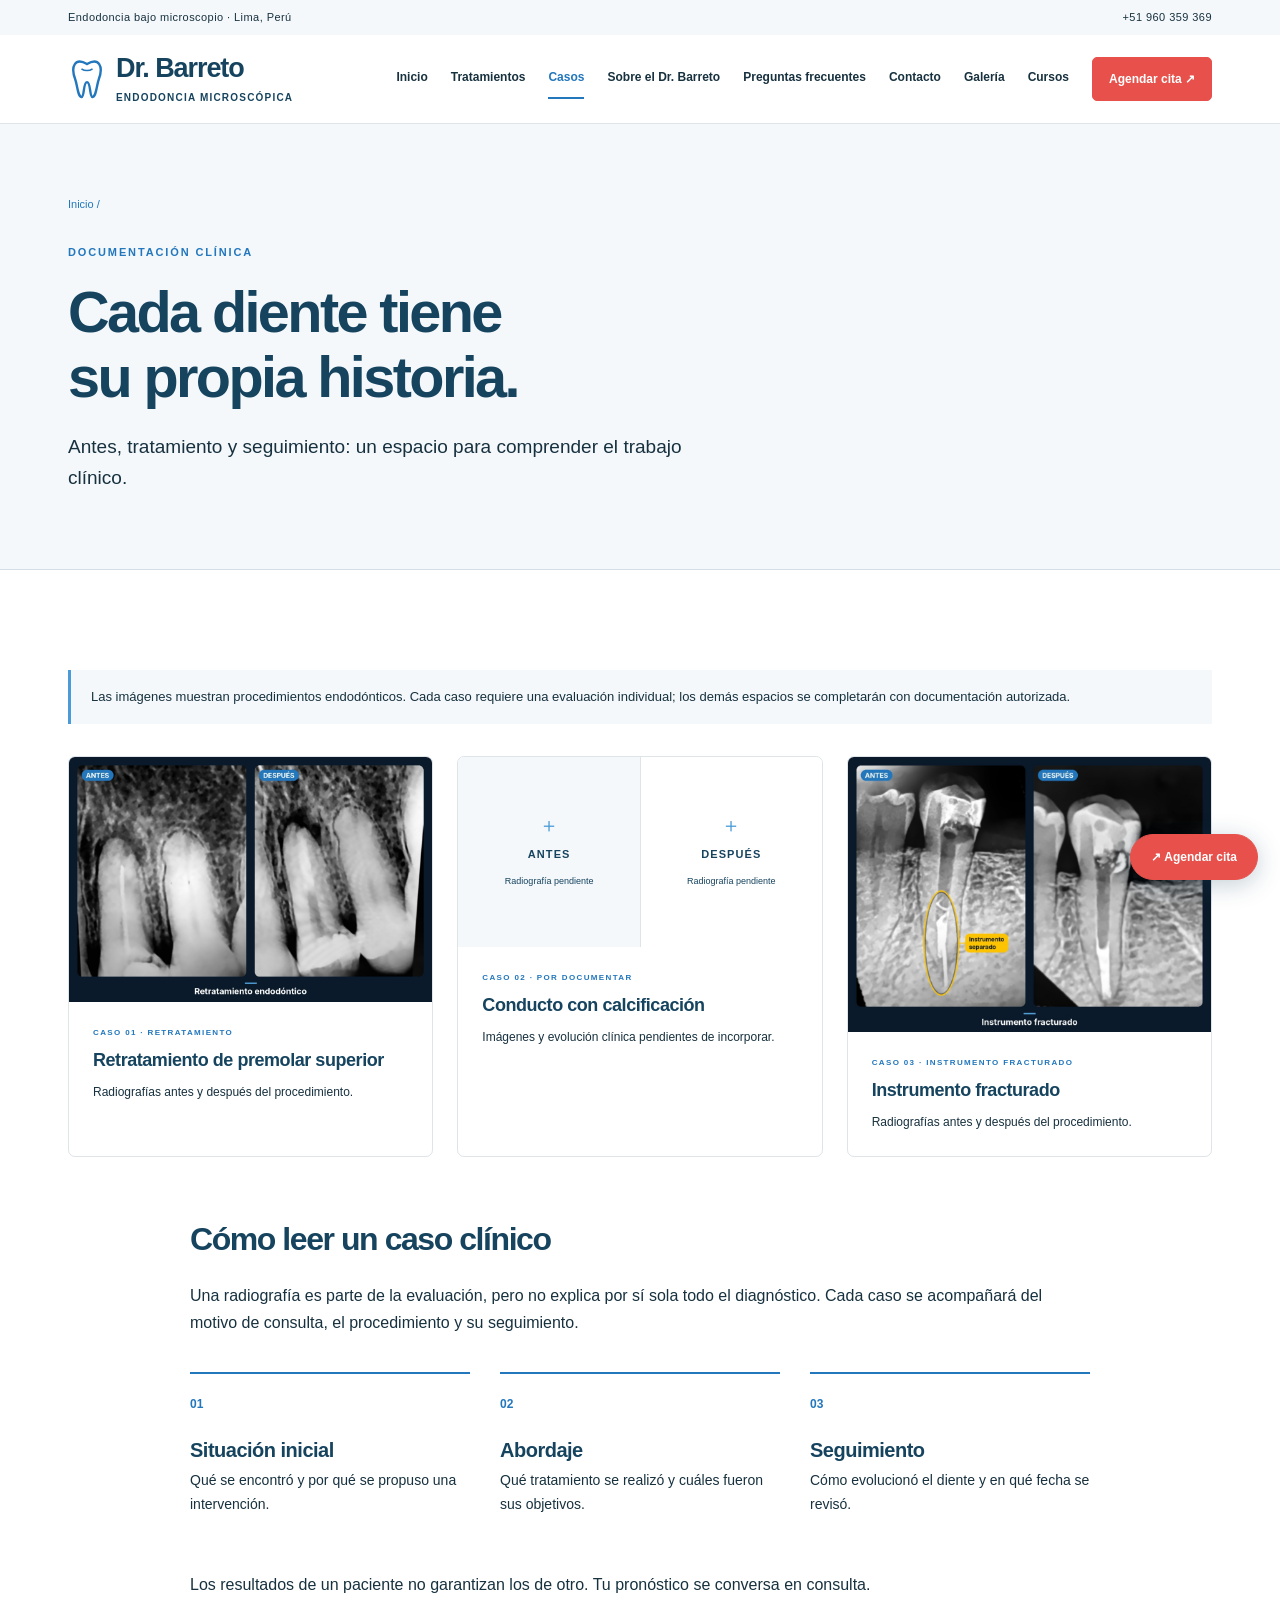
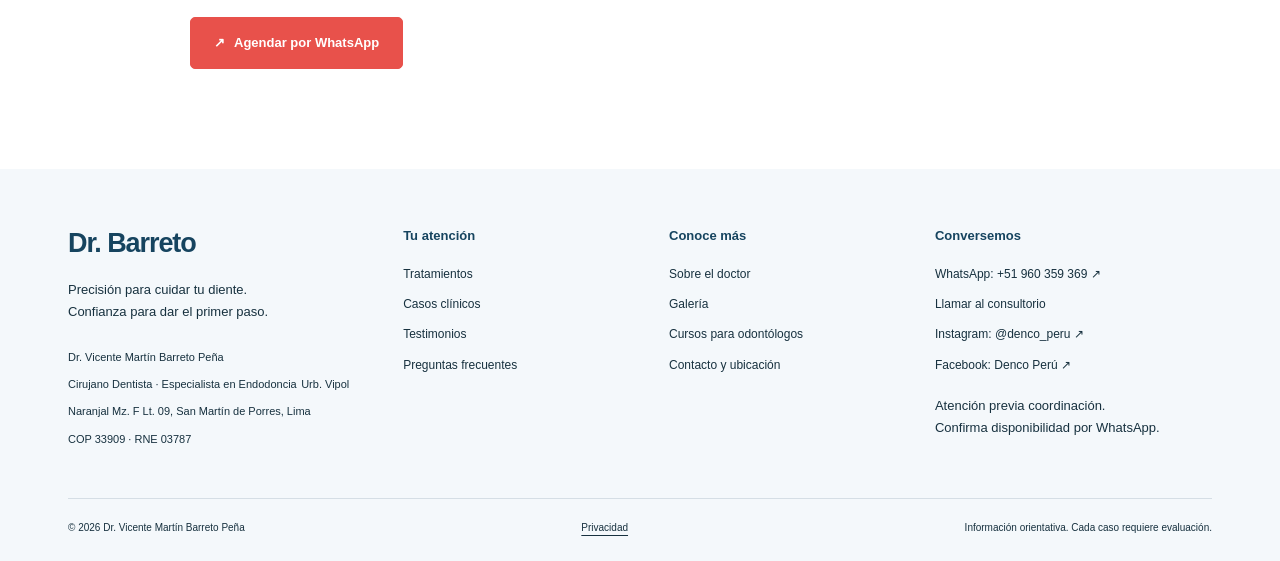
<file: casos.html>
<!doctype html>
<html lang="es-PE">
  <head>
    <meta charset="utf-8" />
    <meta name="viewport" content="width=device-width, initial-scale=1" />
    <meta
      name="description"
      content="Espacio para casos clínicos documentados de endodoncia del Dr. Barreto. Radiografías reales pendientes de incorporación."
    />
    <meta name="theme-color" content="#2277BD" />
    <meta property="og:type" content="website" />
    <meta property="og:locale" content="es_PE" />
    <meta property="og:site_name" content="Centro Odontol&oacute;gico Dr. Barreto" />
    <meta property="og:title" content="Casos clínicos | Dr. Vicente Martín Barreto Peña" />
    <meta property="og:description" content="Espacio para casos clínicos documentados de endodoncia del Dr. Barreto. Radiografías reales pendientes de incorporación." />
    <meta property="og:url" content="https://drbarreto.netlify.app/casos.html" />
    <meta property="og:image" content="https://drbarreto.netlify.app/assets/img/og-card.png" />
    <meta property="og:image:width" content="1200" />
    <meta property="og:image:height" content="630" />
    <meta property="og:image:alt" content="Centro Odontol&oacute;gico Dr. Barreto, endodoncia microsc&oacute;pica en Lima" />
    <meta name="twitter:card" content="summary_large_image" />
    <link rel="canonical" href="https://drbarreto.netlify.app/casos.html" />
    <title>Casos clínicos | Dr. Vicente Martín Barreto Peña</title>
    <link rel="icon" href="assets/img/favicon.svg" type="image/svg+xml" />
    <link rel="stylesheet" href="assets/vendor/bootstrap.min.css" />
    <link rel="stylesheet" href="assets/css/styles.css" />
    <script src="assets/js/config.js" defer></script>
    <script src="assets/js/main.js" defer></script>
  </head>
  <body>
    <a class="skip" href="#contenido">Saltar al contenido</a>
    <div class="topbar">
      <div class="container">
        <span>Endodoncia bajo microscopio · Lima, Perú</span
        ><a href="tel:+51960359369">+51 960 359 369</a>
      </div>
    </div>
    <header class="site-header">
      <div class="container header-inner">
        <a class="brand" href="index.html" aria-label="Dr. Barreto, inicio"
          ><img
            src="assets/img/favicon.svg"
            width="38"
            height="44"
            alt=""
          /><span
            >Dr. Barreto<span class="brand-sub"
              >ENDODONCIA MICROSCÓPICA</span
            ></span
          ></a
        ><button
          class="menu-toggle"
          aria-controls="main-nav"
          aria-label="Men&#250; de navegaci&#243;n"
          aria-expanded="false"
        >
          Menú <span aria-hidden="true">☰</span>
        </button>
        <nav id="main-nav" aria-label="Navegaci&oacute;n principal">
          <a href="index.html">Inicio</a>
          <a href="tratamientos.html">Tratamientos</a>
          <a href="casos.html" aria-current="page">Casos</a>
          <a href="sobre-mi.html">Sobre el Dr. Barreto</a>
          <a href="preguntas-frecuentes.html">Preguntas frecuentes</a>
          <a href="index.html#contacto">Contacto</a>
          <a href="galeria.html">Galer&iacute;a</a>
          <a href="cursos.html">Cursos</a>
          <a
            class="btn appointment small-cta"
            href="https://wa.me/51960359369?text=Hola%2C%20Dr.%20Barreto.%20Quisiera%20agendar%20una%20evaluaci%C3%B3n%20de%20endodoncia."
            target="_blank"
            rel="noopener noreferrer"
            >Agendar cita &#8599;</a
          >
        </nav>
      </div>
    </header>
    <main id="contenido">
      <section class="page-intro">
        <div class="container">
          <a class="breadcrumb-link" href="index.html">Inicio /</a>
          <p class="eyebrow">DOCUMENTACIÓN CLÍNICA</p>
          <h1>Cada diente tiene<br />su propia historia.</h1>
          <p class="lead">
            Antes, tratamiento y seguimiento: un espacio para comprender el
            trabajo clínico.
          </p>
        </div>
      </section>
      <section class="section">
        <div class="container">
          <div class="editorial-note">
            Las imágenes muestran procedimientos endodónticos. Cada caso
            requiere una evaluación individual; los demás espacios se completarán
            con documentación autorizada.
          </div>
          <div class="row g-4">
            <div class="col-md-4">
              <article class="case-card">
                <div class="case-pair">
                  <img
                    src="assets/img/caso-retratamiento-premolar-superior.png"
                    alt="Radiografías antes y después de un retratamiento endodóntico"
                    width="1139"
                    height="768"
                    loading="lazy"
                  />
                </div>
                <div class="case-caption">
                  <span class="eyebrow">CASO 01 · RETRATAMIENTO</span>
                  <h3>Retratamiento de premolar superior</h3>
                  <p>Radiografías antes y después del procedimiento.</p>
                </div>
              </article>
            </div>
            <div class="col-md-4">
              <article class="case-card">
                <div class="case-pair">
                  <div class="media-placeholder xray">
                    <span class="placeholder-mark" aria-hidden="true">＋</span
                    ><span class="placeholder-title">Antes</span
                    ><small>Radiografía pendiente</small>
                  </div>
                  <div class="media-placeholder xray">
                    <span class="placeholder-mark" aria-hidden="true">＋</span
                    ><span class="placeholder-title">Después</span
                    ><small>Radiografía pendiente</small>
                  </div>
                </div>
                <div class="case-caption">
                  <span class="eyebrow">CASO 02 · POR DOCUMENTAR</span>
                  <h3>Conducto con calcificación</h3>
                  <p>Imágenes y evolución clínica pendientes de incorporar.</p>
                </div>
              </article>
            </div>
            <div class="col-md-4">
              <article class="case-card">
                <div class="case-pair">
                  <img
                    src="assets/img/instrumento-fracturado.png"
                    alt="Radiografías antes y después del manejo de un instrumento fracturado"
                    width="1014"
                    height="768"
                    loading="lazy"
                  />
                </div>
                <div class="case-caption">
                  <span class="eyebrow">CASO 03 · INSTRUMENTO FRACTURADO</span>
                  <h3>Instrumento fracturado</h3>
                  <p>Radiografías antes y después del procedimiento.</p>
                </div>
              </article>
            </div>
          </div>
          <div class="reading-block">
            <h2>Cómo leer un caso clínico</h2>
            <p>
              Una radiografía es parte de la evaluación, pero no explica por sí
              sola todo el diagnóstico. Cada caso se acompañará del motivo de
              consulta, el procedimiento y su seguimiento.
            </p>
            <div class="steps three">
              <div>
                <span>01</span>
                <h3>Situación inicial</h3>
                <p>Qué se encontró y por qué se propuso una intervención.</p>
              </div>
              <div>
                <span>02</span>
                <h3>Abordaje</h3>
                <p>Qué tratamiento se realizó y cuáles fueron sus objetivos.</p>
              </div>
              <div>
                <span>03</span>
                <h3>Seguimiento</h3>
                <p>Cómo evolucionó el diente y en qué fecha se revisó.</p>
              </div>
            </div>
            <p>
              Los resultados de un paciente no garantizan los de otro. Tu
              pronóstico se conversa en consulta.
            </p>
            <a
              class="btn appointment"
              href="https://wa.me/51960359369?text=Hola%2C%20Dr.%20Barreto.%20Quisiera%20agendar%20una%20evaluaci%C3%B3n%20de%20endodoncia."
              target="_blank"
              rel="noopener noreferrer"
              ><span aria-hidden="true">↗</span> Agendar por WhatsApp</a
            >
          </div>
        </div>
      </section>
    </main>
    <footer>
      <div class="container">
        <div class="footer-grid">
          <div>
            <a class="brand footer-brand" href="index.html">Dr. Barreto</a>
            <p>
              Precisión para cuidar tu diente.<br />Confianza para dar el primer
              paso.
            </p>
            <small
              >Dr. Vicente Mart&iacute;n Barreto Pe&ntilde;a<br />Cirujano Dentista &middot; Especialista en Endodoncia</small
            >
            <small>
              Urb. Vipol Naranjal Mz. F Lt. 09, San Mart&iacute;n de Porres, Lima<br />
              COP 33909 &middot; RNE 03787
            </small>
          </div>
          <div>
            <h2>Tu atención</h2>
            <a href="tratamientos.html">Tratamientos</a
            ><a href="casos.html">Casos clínicos</a
            ><a href="testimonios.html">Testimonios</a
            ><a href="preguntas-frecuentes.html">Preguntas frecuentes</a>
          </div>
          <div>
            <h2>Conoce más</h2>
            <a href="sobre-mi.html">Sobre el doctor</a
            ><a href="galeria.html">Galería</a
            ><a href="cursos.html">Cursos para odontólogos</a
            ><a href="index.html#contacto">Contacto y ubicación</a>
          </div>
          <div>
            <h2>Conversemos</h2>
            <a
              href="https://wa.me/51960359369?text=Hola%2C%20Dr.%20Barreto.%20Quisiera%20agendar%20una%20evaluaci%C3%B3n%20de%20endodoncia."
              target="_blank"
              rel="noopener noreferrer"
              >WhatsApp: +51 960 359 369 ↗</a
            ><a href="tel:+51960359369">Llamar al consultorio</a>
            <a
              href="https://www.instagram.com/denco_peru/"
              target="_blank"
              rel="noopener noreferrer"
              >Instagram: @denco_peru ↗</a
            >
            <a
              href="https://www.facebook.com/profile.php?id=61556949658244"
              target="_blank"
              rel="noopener noreferrer"
              >Facebook: Denco Perú ↗</a
            >
            <p class="small">
              Atención previa coordinación.<br />Confirma disponibilidad por
              WhatsApp.
            </p>
          </div>
        </div>
        <div class="footer-bottom">
          <span>© <span data-year>2026</span> Dr. Vicente Martín Barreto Peña</span
          ><a href="privacidad.html">Privacidad</a
          ><span>Información orientativa. Cada caso requiere evaluación.</span>
        </div>
      </div>
    </footer>
    <a
      class="floating-cta appointment"
      href="https://wa.me/51960359369?text=Hola%2C%20Dr.%20Barreto.%20Quisiera%20agendar%20una%20evaluaci%C3%B3n%20de%20endodoncia."
      target="_blank"
      rel="noopener noreferrer"
      aria-label="Agendar una cita por WhatsApp"
      >↗ <span>Agendar cita</span></a
    >
  </body>
</html>
</file>
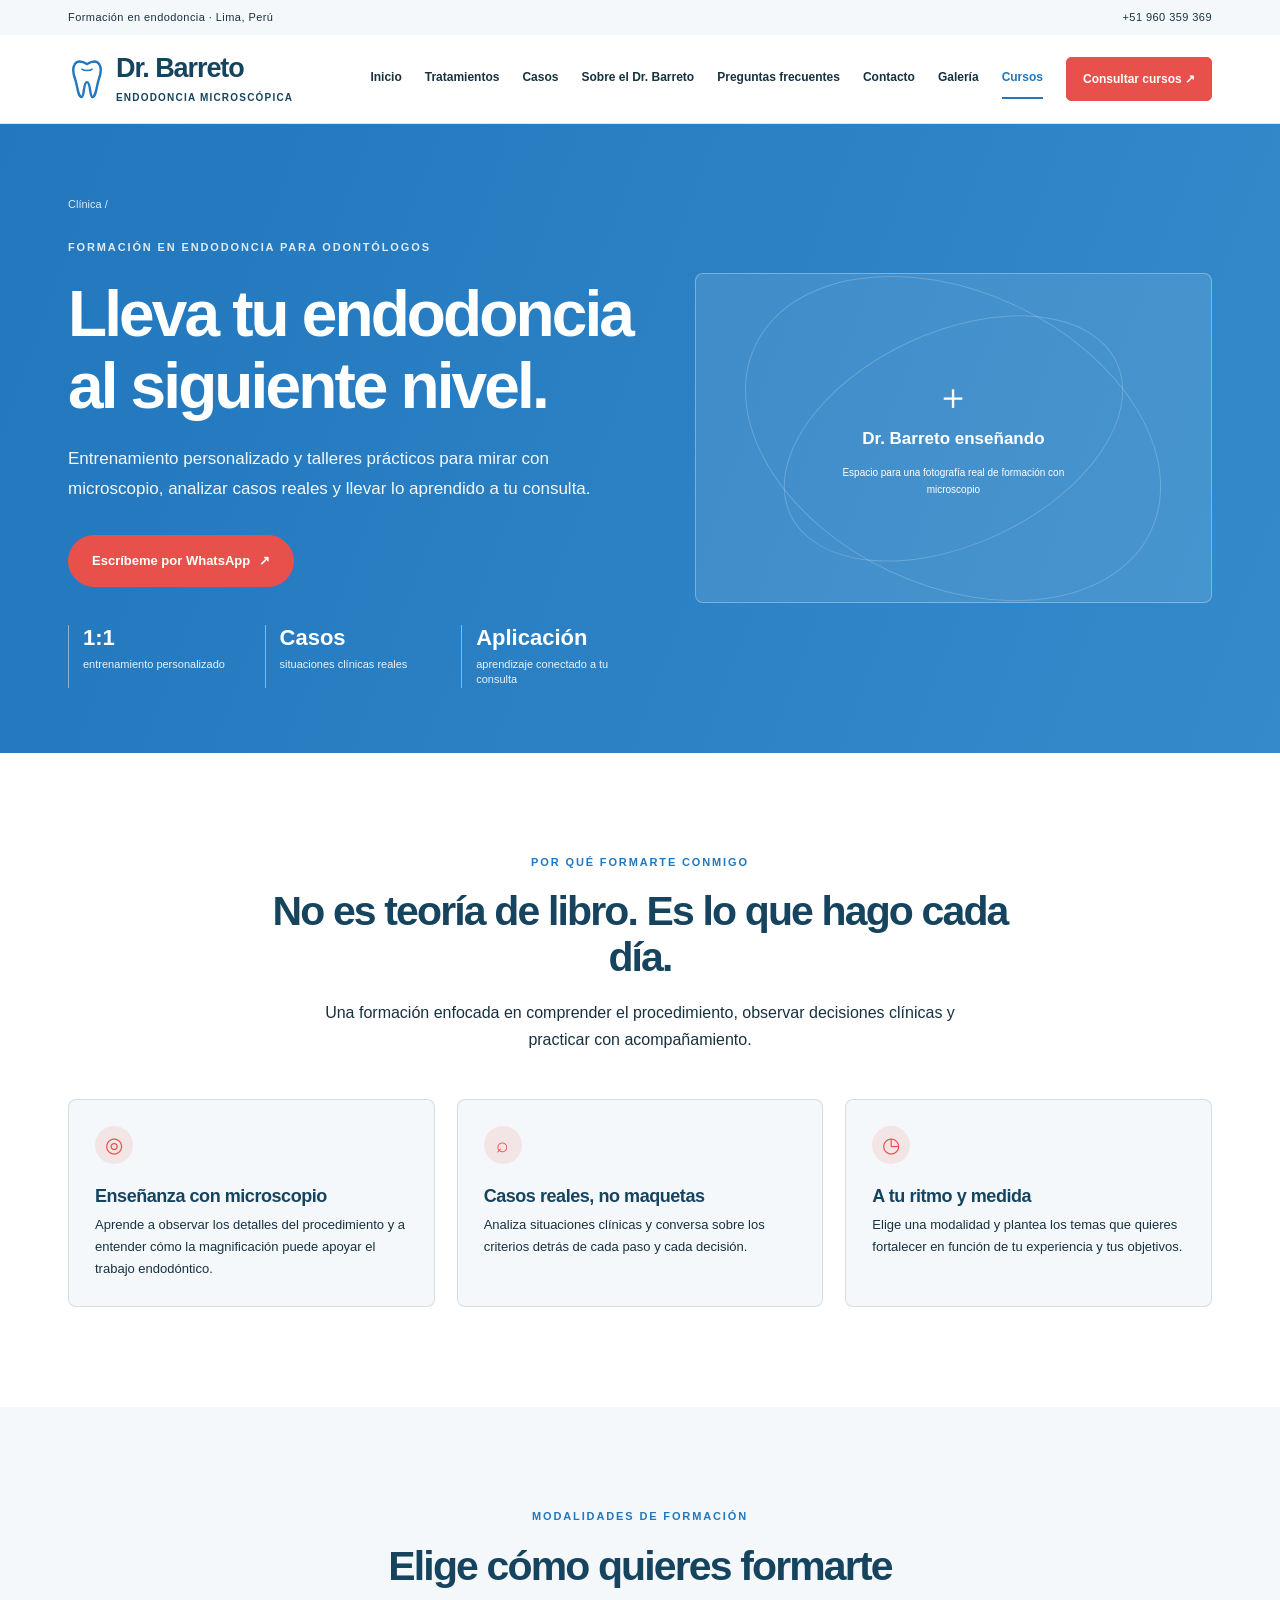
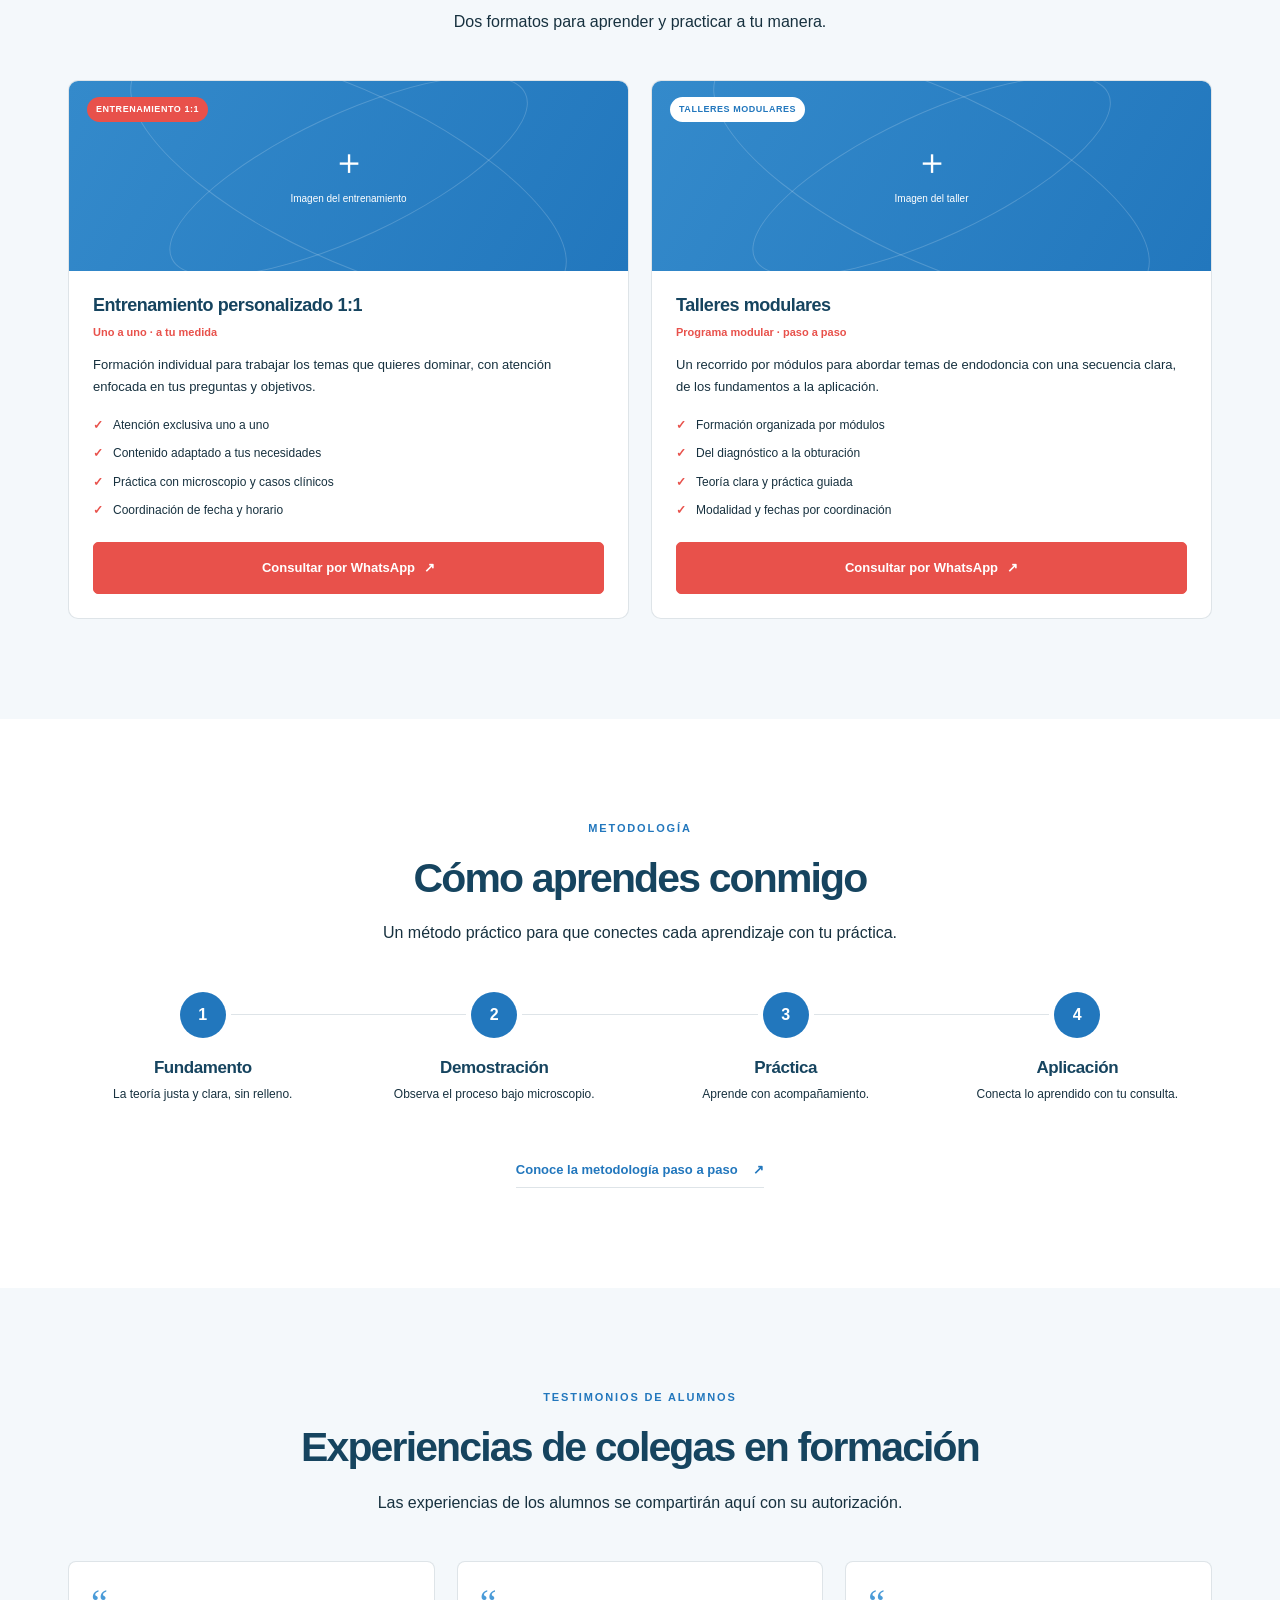
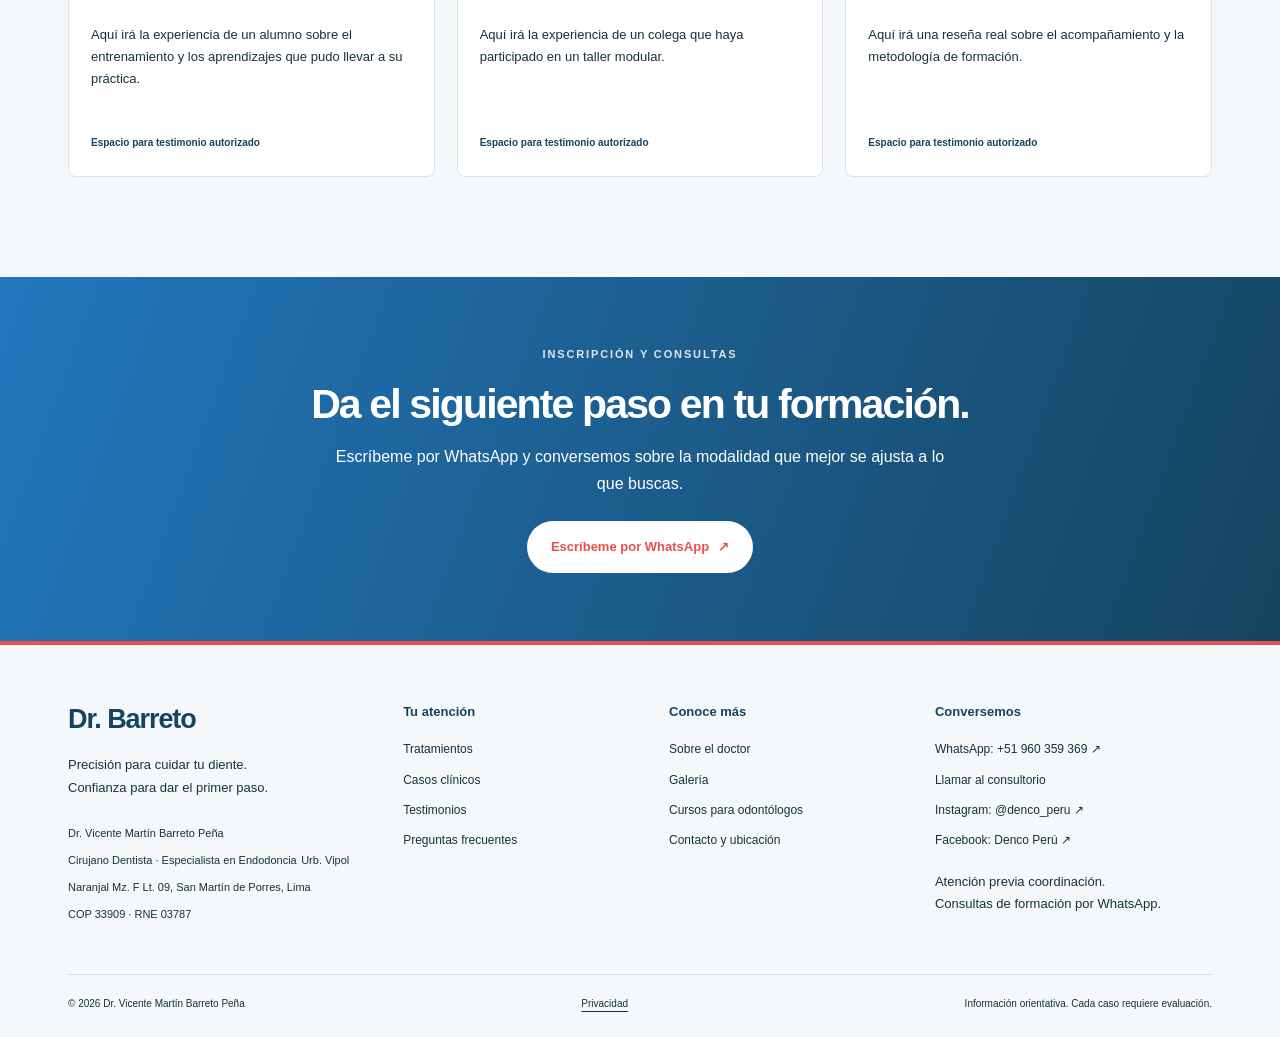
<file: cursos.html>
<!doctype html>
<html lang="es-PE">
  <head>
    <meta charset="utf-8" />
    <meta name="viewport" content="width=device-width, initial-scale=1" />
    <meta
      name="description"
      content="Entrenamiento personalizado 1:1 y talleres modulares de endodoncia con el Dr. Vicente Martín Barreto Peña. Consulta modalidades por WhatsApp."
    />
    <meta name="theme-color" content="#2277BD" />
    <meta property="og:type" content="website" />
    <meta property="og:locale" content="es_PE" />
    <meta property="og:site_name" content="Centro Odontol&oacute;gico Dr. Barreto" />
    <meta property="og:title" content="Cursos para odontólogos | Dr. Vicente Martín Barreto Peña" />
    <meta property="og:description" content="Entrenamiento personalizado 1:1 y talleres modulares de endodoncia con el Dr. Vicente Martín Barreto Peña. Consulta modalidades por WhatsApp." />
    <meta property="og:url" content="https://drbarreto.netlify.app/cursos.html" />
    <meta property="og:image" content="https://drbarreto.netlify.app/assets/img/og-card.png" />
    <meta property="og:image:width" content="1200" />
    <meta property="og:image:height" content="630" />
    <meta property="og:image:alt" content="Centro Odontol&oacute;gico Dr. Barreto, endodoncia microsc&oacute;pica en Lima" />
    <meta name="twitter:card" content="summary_large_image" />
    <link rel="canonical" href="https://drbarreto.netlify.app/cursos.html" />
    <title>Cursos para odontólogos | Dr. Vicente Martín Barreto Peña</title>
    <link rel="icon" href="assets/img/favicon.svg" type="image/svg+xml" />
    <link rel="stylesheet" href="assets/vendor/bootstrap.min.css" />
    <link rel="stylesheet" href="assets/css/styles.css" />
    <script src="assets/js/config.js" defer></script>
    <script src="assets/js/main.js" defer></script>
  </head>
  <body>
    <a class="skip" href="#contenido">Saltar al contenido</a>
    <div class="topbar">
      <div class="container">
        <span>Formación en endodoncia · Lima, Perú</span
        ><a href="tel:+51960359369">+51 960 359 369</a>
      </div>
    </div>
    <header class="site-header">
      <div class="container header-inner">
        <a class="brand" href="index.html" aria-label="Dr. Barreto, inicio"
          ><img
            src="assets/img/favicon.svg"
            width="38"
            height="44"
            alt=""
          /><span
            >Dr. Barreto<span class="brand-sub"
              >ENDODONCIA MICROSCÓPICA</span
            ></span
          ></a
        ><button
          class="menu-toggle"
          aria-controls="main-nav"
          aria-label="Men&#250; de navegaci&#243;n"
          aria-expanded="false"
        >
          Menú <span aria-hidden="true">☰</span>
        </button>
        <nav id="main-nav" aria-label="Navegaci&oacute;n principal">
          <a href="index.html">Inicio</a>
          <a href="tratamientos.html">Tratamientos</a>
          <a href="casos.html">Casos</a>
          <a href="sobre-mi.html">Sobre el Dr. Barreto</a>
          <a href="preguntas-frecuentes.html">Preguntas frecuentes</a>
          <a href="index.html#contacto">Contacto</a>
          <a href="galeria.html">Galer&iacute;a</a>
          <a href="cursos.html" aria-current="page">Cursos</a>
          <a
            class="btn appointment small-cta"
            href="https://wa.me/51960359369?text=Hola%2C%20Dr.%20Barreto.%20Quisiera%20informaci%C3%B3n%20sobre%20los%20cursos%20y%20talleres%20de%20endodoncia."
            target="_blank"
            rel="noopener noreferrer"
            >Consultar cursos &#8599;</a
          >
        </nav>
      </div>
    </header>
    <main id="contenido">
      <section class="course-hero" id="portada">
        <div class="container course-hero-grid">
          <div>
            <a class="breadcrumb-link" href="index.html">Clínica /</a>
            <p class="eyebrow light">FORMACIÓN EN ENDODONCIA PARA ODONTÓLOGOS</p>
            <h1>Lleva tu endodoncia<br />al siguiente nivel.</h1>
            <p class="course-hero-lead">
              Entrenamiento personalizado y talleres prácticos para mirar con
              microscopio, analizar casos reales y llevar lo aprendido a tu
              consulta.
            </p>
            <a
              class="btn appointment course-hero-cta"
              href="https://wa.me/51960359369?text=Hola%2C%20Dr.%20Barreto.%20Quisiera%20informaci%C3%B3n%20sobre%20la%20formaci%C3%B3n%20en%20endodoncia%20para%20odont%C3%B3logos."
              target="_blank"
              rel="noopener noreferrer"
              >Escríbeme por WhatsApp <span aria-hidden="true">↗</span></a
            >
            <div class="course-highlights" aria-label="Enfoque de la formación">
              <div><strong>1:1</strong><span>entrenamiento personalizado</span></div>
              <div><strong>Casos</strong><span>situaciones clínicas reales</span></div>
              <div><strong>Aplicación</strong><span>aprendizaje conectado a tu consulta</span></div>
            </div>
          </div>
          <div
            class="media-placeholder course-portrait"
            role="img"
            aria-label="Espacio reservado para una fotografía real del Dr. Barreto enseñando endodoncia con microscopio"
          >
            <span class="placeholder-mark" aria-hidden="true">＋</span>
            <span class="placeholder-title">Dr. Barreto enseñando</span>
            <small>Espacio para una fotografía real de formación con microscopio</small>
          </div>
        </div>
      </section>
      <section class="section" id="por-que-formarte">
        <div class="container">
          <div class="section-heading centered">
            <p class="eyebrow">POR QUÉ FORMARTE CONMIGO</p>
            <h2>No es teoría de libro. Es lo que hago cada día.</h2>
            <p>
              Una formación enfocada en comprender el procedimiento, observar
              decisiones clínicas y practicar con acompañamiento.
            </p>
          </div>
          <div class="course-reasons">
            <article class="course-reason">
              <span class="course-icon" aria-hidden="true">◎</span>
              <h3>Enseñanza con microscopio</h3>
              <p>
                Aprende a observar los detalles del procedimiento y a entender
                cómo la magnificación puede apoyar el trabajo endodóntico.
              </p>
            </article>
            <article class="course-reason">
              <span class="course-icon" aria-hidden="true">⌕</span>
              <h3>Casos reales, no maquetas</h3>
              <p>
                Analiza situaciones clínicas y conversa sobre los criterios
                detrás de cada paso y cada decisión.
              </p>
            </article>
            <article class="course-reason">
              <span class="course-icon" aria-hidden="true">◷</span>
              <h3>A tu ritmo y medida</h3>
              <p>
                Elige una modalidad y plantea los temas que quieres fortalecer
                en función de tu experiencia y tus objetivos.
              </p>
            </div>
          </div>
        </div>
      </section>
      <section class="section soft" id="modalidades">
        <div class="container">
          <div class="section-heading centered">
            <p class="eyebrow">MODALIDADES DE FORMACIÓN</p>
            <h2>Elige cómo quieres formarte</h2>
            <p>Dos formatos para aprender y practicar a tu manera.</p>
          </div>
          <div class="course-modalities">
            <article class="course-card">
              <div
                class="media-placeholder course-card-image"
                role="img"
                aria-label="Espacio para una fotografía real del entrenamiento personalizado 1 a 1"
              >
                <span class="course-tag">ENTRENAMIENTO 1:1</span>
                <span class="placeholder-mark" aria-hidden="true">＋</span>
                <small>Imagen del entrenamiento</small>
              </div>
              <div class="course-card-content">
                <h3>Entrenamiento personalizado 1:1</h3>
                <p class="course-card-kicker">Uno a uno · a tu medida</p>
                <p>
                  Formación individual para trabajar los temas que quieres
                  dominar, con atención enfocada en tus preguntas y objetivos.
                </p>
                <ul>
                  <li>Atención exclusiva uno a uno</li>
                  <li>Contenido adaptado a tus necesidades</li>
                  <li>Práctica con microscopio y casos clínicos</li>
                  <li>Coordinación de fecha y horario</li>
                </ul>
                <a
                  class="btn appointment"
                  href="https://wa.me/51960359369?text=Hola%2C%20Dr.%20Barreto.%20Quisiera%20informaci%C3%B3n%20sobre%20el%20entrenamiento%20personalizado%201%3A1%20en%20endodoncia."
                  target="_blank"
                  rel="noopener noreferrer"
                  >Consultar por WhatsApp <span aria-hidden="true">↗</span></a
                >
              </div>
            </article>
            <article class="course-card">
              <div
                class="media-placeholder course-card-image"
                role="img"
                aria-label="Espacio para una fotografía real de un taller modular de endodoncia"
              >
                <span class="course-tag course-tag-blue">TALLERES MODULARES</span>
                <span class="placeholder-mark" aria-hidden="true">＋</span>
                <small>Imagen del taller</small>
              </div>
              <div class="course-card-content">
                <h3>Talleres modulares</h3>
                <p class="course-card-kicker">Programa modular · paso a paso</p>
                <p>
                  Un recorrido por módulos para abordar temas de endodoncia con
                  una secuencia clara, de los fundamentos a la aplicación.
                </p>
                <ul>
                  <li>Formación organizada por módulos</li>
                  <li>Del diagnóstico a la obturación</li>
                  <li>Teoría clara y práctica guiada</li>
                  <li>Modalidad y fechas por coordinación</li>
                </ul>
                <a
                  class="btn appointment"
                  href="https://wa.me/51960359369?text=Hola%2C%20Dr.%20Barreto.%20Quisiera%20informaci%C3%B3n%20sobre%20los%20talleres%20modulares%20de%20endodoncia."
                  target="_blank"
                  rel="noopener noreferrer"
                  >Consultar por WhatsApp <span aria-hidden="true">↗</span></a
                >
              </div>
            </article>
          </div>
        </div>
      </section>
      <section class="section" id="metodologia">
        <div class="container">
          <div class="section-heading centered">
            <p class="eyebrow">METODOLOGÍA</p>
            <h2>Cómo aprendes conmigo</h2>
            <p>
              Un método práctico para que conectes cada aprendizaje con tu
              práctica.
            </p>
          </div>
          <ol class="course-steps">
            <li><span>1</span><h3>Fundamento</h3><p>La teoría justa y clara, sin relleno.</p></li>
            <li><span>2</span><h3>Demostración</h3><p>Observa el proceso bajo microscopio.</p></li>
            <li><span>3</span><h3>Práctica</h3><p>Aprende con acompañamiento.</p></li>
            <li><span>4</span><h3>Aplicación</h3><p>Conecta lo aprendido con tu consulta.</p></li>
          </ol>
          <div class="course-method-link">
            <a class="text-link" href="metodologia.html"
              >Conoce la metodología paso a paso <span aria-hidden="true">↗</span></a
            >
          </div>
        </div>
      </section>
      <section class="section soft" id="testimonios-alumnos">
        <div class="container">
          <div class="section-heading centered">
            <p class="eyebrow">TESTIMONIOS DE ALUMNOS</p>
            <h2>Experiencias de colegas en formación</h2>
            <p>
              Las experiencias de los alumnos se compartirán aquí con su
              autorización.
            </p>
          </div>
          <div class="course-testimonials">
            <article>
              <span class="course-quote-mark" aria-hidden="true">“</span>
              <p>
                Aquí irá la experiencia de un alumno sobre el entrenamiento y
                los aprendizajes que pudo llevar a su práctica.
              </p>
              <small>Espacio para testimonio autorizado</small>
            </article>
            <article>
              <span class="course-quote-mark" aria-hidden="true">“</span>
              <p>
                Aquí irá la experiencia de un colega que haya participado en un
                taller modular.
              </p>
              <small>Espacio para testimonio autorizado</small>
            </article>
            <article>
              <span class="course-quote-mark" aria-hidden="true">“</span>
              <p>
                Aquí irá una reseña real sobre el acompañamiento y la
                metodología de formación.
              </p>
              <small>Espacio para testimonio autorizado</small>
            </article>
          </div>
        </div>
      </section>
      <section class="course-enrollment" id="inscripcion">
        <div class="container">
          <p class="eyebrow light">INSCRIPCIÓN Y CONSULTAS</p>
          <h2>Da el siguiente paso en tu formación.</h2>
          <p>
            Escríbeme por WhatsApp y conversemos sobre la modalidad que mejor
            se ajusta a lo que buscas.
          </p>
          <a
            class="btn course-enrollment-cta"
            href="https://wa.me/51960359369?text=Hola%2C%20Dr.%20Barreto.%20Soy%20odont%C3%B3logo%20y%20quisiera%20consultar%20por%20la%20formaci%C3%B3n%20en%20endodoncia."
            target="_blank"
            rel="noopener noreferrer"
            >Escríbeme por WhatsApp <span aria-hidden="true">↗</span></a
          >
        </div>
      </section>
    </main>
    <footer>
      <div class="container">
        <div class="footer-grid">
          <div>
            <a class="brand footer-brand" href="index.html">Dr. Barreto</a>
            <p>
              Precisión para cuidar tu diente.<br />Confianza para dar el primer
              paso.
            </p>
            <small
              >Dr. Vicente Mart&iacute;n Barreto Pe&ntilde;a<br />Cirujano Dentista &middot; Especialista en Endodoncia</small
            >
            <small>
              Urb. Vipol Naranjal Mz. F Lt. 09, San Mart&iacute;n de Porres, Lima<br />
              COP 33909 &middot; RNE 03787
            </small>
          </div>
          <div>
            <h2>Tu atención</h2>
            <a href="tratamientos.html">Tratamientos</a
            ><a href="casos.html">Casos clínicos</a
            ><a href="testimonios.html">Testimonios</a
            ><a href="preguntas-frecuentes.html">Preguntas frecuentes</a>
          </div>
          <div>
            <h2>Conoce más</h2>
            <a href="sobre-mi.html">Sobre el doctor</a
            ><a href="galeria.html">Galería</a
            ><a href="cursos.html">Cursos para odontólogos</a
            ><a href="index.html#contacto">Contacto y ubicación</a>
          </div>
          <div>
            <h2>Conversemos</h2>
            <a
              href="https://wa.me/51960359369?text=Hola%2C%20Dr.%20Barreto.%20Quisiera%20informaci%C3%B3n%20sobre%20los%20cursos%20y%20talleres%20de%20endodoncia."
              target="_blank"
              rel="noopener noreferrer"
              >WhatsApp: +51 960 359 369 ↗</a
            ><a href="tel:+51960359369">Llamar al consultorio</a>
            <a
              href="https://www.instagram.com/denco_peru/"
              target="_blank"
              rel="noopener noreferrer"
              >Instagram: @denco_peru ↗</a
            >
            <a
              href="https://www.facebook.com/profile.php?id=61556949658244"
              target="_blank"
              rel="noopener noreferrer"
              >Facebook: Denco Perú ↗</a
            >
            <p class="small">
              Atención previa coordinación.<br />Consultas de formación por
              WhatsApp.
            </p>
          </div>
        </div>
        <div class="footer-bottom">
          <span>© <span data-year>2026</span> Dr. Vicente Martín Barreto Peña</span
          ><a href="privacidad.html">Privacidad</a
          ><span>Información orientativa. Cada caso requiere evaluación.</span>
        </div>
      </div>
    </footer>
  </body>
</html>
</file>
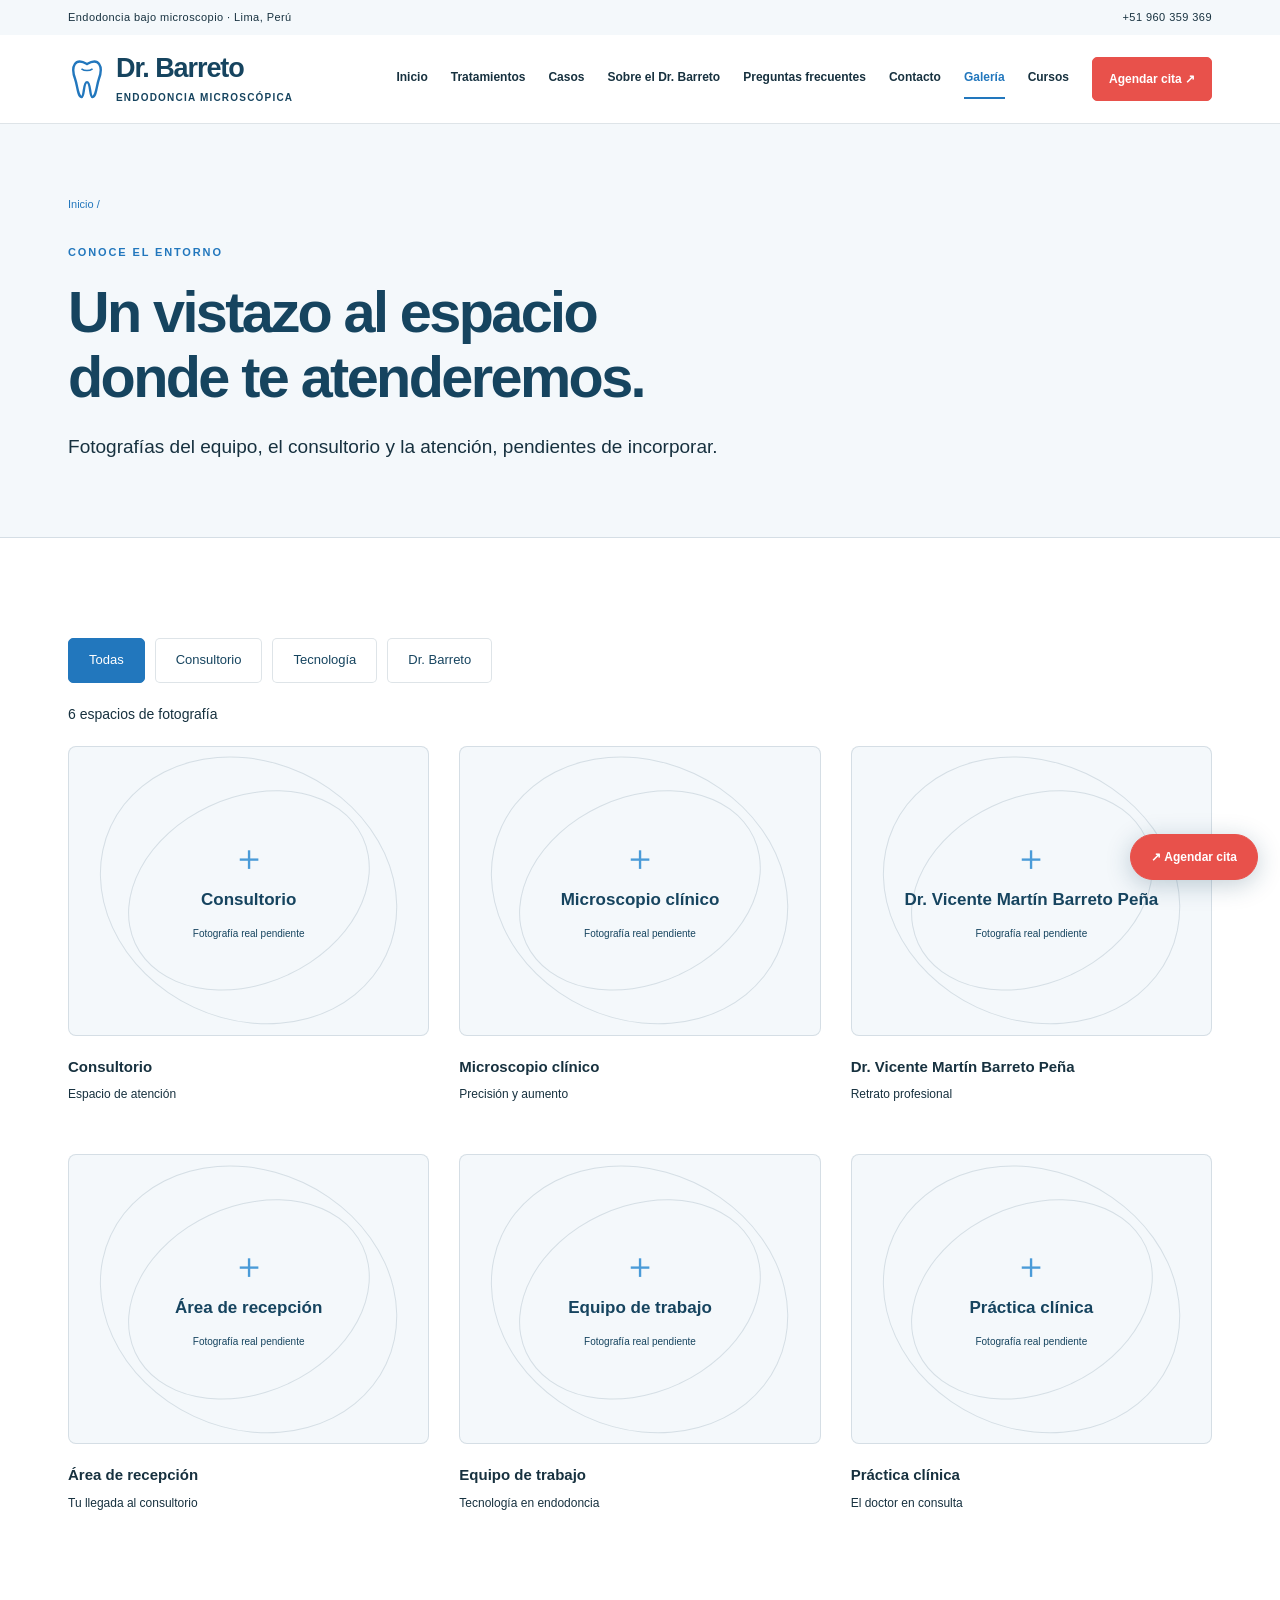
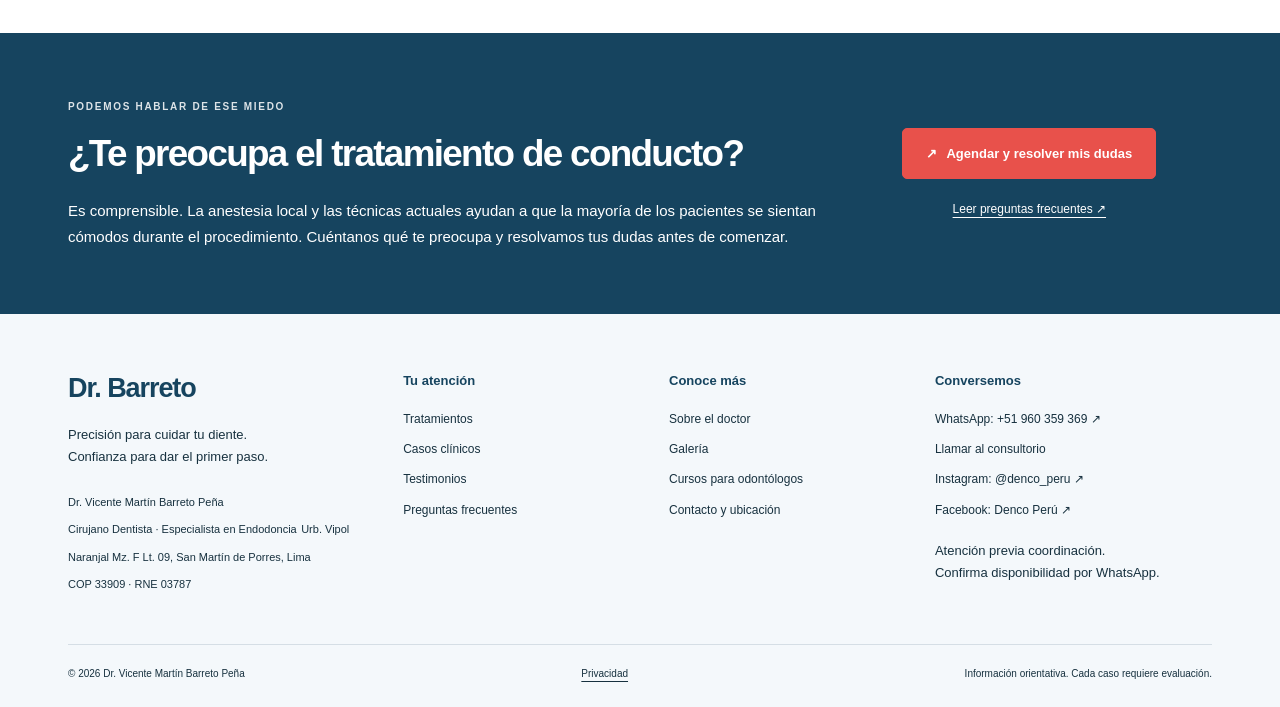
<file: galeria.html>
<!doctype html>
<html lang="es-PE">
  <head>
    <meta charset="utf-8" />
    <meta name="viewport" content="width=device-width, initial-scale=1" />
    <meta
      name="description"
      content="Galería del consultorio, el microscopio y el Dr. Barreto. Espacios listos para fotografías reales."
    />
    <meta name="theme-color" content="#2277BD" />
    <meta property="og:type" content="website" />
    <meta property="og:locale" content="es_PE" />
    <meta property="og:site_name" content="Centro Odontol&oacute;gico Dr. Barreto" />
    <meta property="og:title" content="Galería del consultorio | Dr. Vicente Martín Barreto Peña" />
    <meta property="og:description" content="Galería del consultorio, el microscopio y el Dr. Barreto. Espacios listos para fotografías reales." />
    <meta property="og:url" content="https://drbarreto.netlify.app/galeria.html" />
    <meta property="og:image" content="https://drbarreto.netlify.app/assets/img/og-card.png" />
    <meta property="og:image:width" content="1200" />
    <meta property="og:image:height" content="630" />
    <meta property="og:image:alt" content="Centro Odontol&oacute;gico Dr. Barreto, endodoncia microsc&oacute;pica en Lima" />
    <meta name="twitter:card" content="summary_large_image" />
    <link rel="canonical" href="https://drbarreto.netlify.app/galeria.html" />
    <title>Galería del consultorio | Dr. Vicente Martín Barreto Peña</title>
    <link rel="icon" href="assets/img/favicon.svg" type="image/svg+xml" />
    <link rel="stylesheet" href="assets/vendor/bootstrap.min.css" />
    <link rel="stylesheet" href="assets/css/styles.css" />
    <script src="assets/js/config.js" defer></script>
    <script src="assets/js/main.js" defer></script>
  </head>
  <body>
    <a class="skip" href="#contenido">Saltar al contenido</a>
    <div class="topbar">
      <div class="container">
        <span>Endodoncia bajo microscopio · Lima, Perú</span
        ><a href="tel:+51960359369">+51 960 359 369</a>
      </div>
    </div>
    <header class="site-header">
      <div class="container header-inner">
        <a class="brand" href="index.html" aria-label="Dr. Barreto, inicio"
          ><img
            src="assets/img/favicon.svg"
            width="38"
            height="44"
            alt=""
          /><span
            >Dr. Barreto<span class="brand-sub"
              >ENDODONCIA MICROSCÓPICA</span
            ></span
          ></a
        ><button
          class="menu-toggle"
          aria-controls="main-nav"
          aria-label="Men&#250; de navegaci&#243;n"
          aria-expanded="false"
        >
          Menú <span aria-hidden="true">☰</span>
        </button>
        <nav id="main-nav" aria-label="Navegaci&oacute;n principal">
          <a href="index.html">Inicio</a>
          <a href="tratamientos.html">Tratamientos</a>
          <a href="casos.html">Casos</a>
          <a href="sobre-mi.html">Sobre el Dr. Barreto</a>
          <a href="preguntas-frecuentes.html">Preguntas frecuentes</a>
          <a href="index.html#contacto">Contacto</a>
          <a href="galeria.html" aria-current="page">Galer&iacute;a</a>
          <a href="cursos.html">Cursos</a>
          <a
            class="btn appointment small-cta"
            href="https://wa.me/51960359369?text=Hola%2C%20Dr.%20Barreto.%20Quisiera%20agendar%20una%20evaluaci%C3%B3n%20de%20endodoncia."
            target="_blank"
            rel="noopener noreferrer"
            >Agendar cita &#8599;</a
          >
        </nav>
      </div>
    </header>
    <main id="contenido">
      <section class="page-intro">
        <div class="container">
          <a class="breadcrumb-link" href="index.html">Inicio /</a>
          <p class="eyebrow">CONOCE EL ENTORNO</p>
          <h1>Un vistazo al espacio<br />donde te atenderemos.</h1>
          <p class="lead">
            Fotografías del equipo, el consultorio y la atención, pendientes de
            incorporar.
          </p>
        </div>
      </section>
      <section class="section">
        <div class="container">
          <div class="filter-bar" role="group" aria-label="Filtrar galería">
            <button class="filter active" data-filter="all" aria-pressed="true">
              Todas</button
            ><button
              class="filter"
              data-filter="consultorio"
              aria-pressed="false"
            >
              Consultorio</button
            ><button
              class="filter"
              data-filter="tecnologia"
              aria-pressed="false"
            >
              Tecnología</button
            ><button class="filter" data-filter="doctor" aria-pressed="false">
              Dr. Barreto
            </button>
          </div>
          <p class="small" id="gallery-status" aria-live="polite">
            6 espacios de fotografía
          </p>
          <div class="gallery-grid">
            <figure data-category="consultorio">
              <div class="media-placeholder gallery-photo">
                <span class="placeholder-mark" aria-hidden="true">＋</span
                ><span class="placeholder-title">Consultorio</span
                ><small>Fotografía real pendiente</small>
              </div>
              <figcaption>
                <strong>Consultorio</strong><span>Espacio de atención</span>
              </figcaption>
            </figure>
            <figure data-category="tecnologia">
              <div class="media-placeholder gallery-photo">
                <span class="placeholder-mark" aria-hidden="true">＋</span
                ><span class="placeholder-title">Microscopio clínico</span
                ><small>Fotografía real pendiente</small>
              </div>
              <figcaption>
                <strong>Microscopio clínico</strong
                ><span>Precisión y aumento</span>
              </figcaption>
            </figure>
            <figure data-category="doctor">
              <div class="media-placeholder gallery-photo">
                <span class="placeholder-mark" aria-hidden="true">＋</span
                ><span class="placeholder-title">Dr. Vicente Martín Barreto Peña</span
                ><small>Fotografía real pendiente</small>
              </div>
              <figcaption>
                <strong>Dr. Vicente Martín Barreto Peña</strong
                ><span>Retrato profesional</span>
              </figcaption>
            </figure>
            <figure data-category="consultorio">
              <div class="media-placeholder gallery-photo">
                <span class="placeholder-mark" aria-hidden="true">＋</span
                ><span class="placeholder-title">Área de recepción</span
                ><small>Fotografía real pendiente</small>
              </div>
              <figcaption>
                <strong>Área de recepción</strong
                ><span>Tu llegada al consultorio</span>
              </figcaption>
            </figure>
            <figure data-category="tecnologia">
              <div class="media-placeholder gallery-photo">
                <span class="placeholder-mark" aria-hidden="true">＋</span
                ><span class="placeholder-title">Equipo de trabajo</span
                ><small>Fotografía real pendiente</small>
              </div>
              <figcaption>
                <strong>Equipo de trabajo</strong
                ><span>Tecnología en endodoncia</span>
              </figcaption>
            </figure>
            <figure data-category="doctor">
              <div class="media-placeholder gallery-photo">
                <span class="placeholder-mark" aria-hidden="true">＋</span
                ><span class="placeholder-title">Práctica clínica</span
                ><small>Fotografía real pendiente</small>
              </div>
              <figcaption>
                <strong>Práctica clínica</strong
                ><span>El doctor en consulta</span>
              </figcaption>
            </figure>
          </div>
        </div>
      </section>
      <section id="tranquilidad" class="fear-section">
        <div class="container">
          <div class="row align-items-center g-4">
            <div class="col-lg-8">
              <p class="eyebrow light">PODEMOS HABLAR DE ESE MIEDO</p>
              <h2>¿Te preocupa el tratamiento de conducto?</h2>
              <p>
                Es comprensible. La anestesia local y las técnicas actuales
                ayudan a que la mayoría de los pacientes se sientan cómodos
                durante el procedimiento. Cuéntanos qué te preocupa y resolvamos
                tus dudas antes de comenzar.
              </p>
            </div>
            <div class="col-lg-4 fear-actions">
              <a
                class="btn appointment"
                href="https://wa.me/51960359369?text=Hola%2C%20Dr.%20Barreto.%20Quisiera%20agendar%20una%20evaluaci%C3%B3n%20de%20endodoncia."
                target="_blank"
                rel="noopener noreferrer"
                ><span aria-hidden="true">↗</span> Agendar y resolver mis
                dudas</a
              ><a href="preguntas-frecuentes.html"
                >Leer preguntas frecuentes ↗</a
              >
            </div>
          </div>
        </div>
      </section>
    </main>
    <footer>
      <div class="container">
        <div class="footer-grid">
          <div>
            <a class="brand footer-brand" href="index.html">Dr. Barreto</a>
            <p>
              Precisión para cuidar tu diente.<br />Confianza para dar el primer
              paso.
            </p>
            <small
              >Dr. Vicente Mart&iacute;n Barreto Pe&ntilde;a<br />Cirujano Dentista &middot; Especialista en Endodoncia</small
            >
            <small>
              Urb. Vipol Naranjal Mz. F Lt. 09, San Mart&iacute;n de Porres, Lima<br />
              COP 33909 &middot; RNE 03787
            </small>
          </div>
          <div>
            <h2>Tu atención</h2>
            <a href="tratamientos.html">Tratamientos</a
            ><a href="casos.html">Casos clínicos</a
            ><a href="testimonios.html">Testimonios</a
            ><a href="preguntas-frecuentes.html">Preguntas frecuentes</a>
          </div>
          <div>
            <h2>Conoce más</h2>
            <a href="sobre-mi.html">Sobre el doctor</a
            ><a href="galeria.html">Galería</a
            ><a href="cursos.html">Cursos para odontólogos</a
            ><a href="index.html#contacto">Contacto y ubicación</a>
          </div>
          <div>
            <h2>Conversemos</h2>
            <a
              href="https://wa.me/51960359369?text=Hola%2C%20Dr.%20Barreto.%20Quisiera%20agendar%20una%20evaluaci%C3%B3n%20de%20endodoncia."
              target="_blank"
              rel="noopener noreferrer"
              >WhatsApp: +51 960 359 369 ↗</a
            ><a href="tel:+51960359369">Llamar al consultorio</a>
            <a
              href="https://www.instagram.com/denco_peru/"
              target="_blank"
              rel="noopener noreferrer"
              >Instagram: @denco_peru ↗</a
            >
            <a
              href="https://www.facebook.com/profile.php?id=61556949658244"
              target="_blank"
              rel="noopener noreferrer"
              >Facebook: Denco Perú ↗</a
            >
            <p class="small">
              Atención previa coordinación.<br />Confirma disponibilidad por
              WhatsApp.
            </p>
          </div>
        </div>
        <div class="footer-bottom">
          <span>© <span data-year>2026</span> Dr. Vicente Martín Barreto Peña</span
          ><a href="privacidad.html">Privacidad</a
          ><span>Información orientativa. Cada caso requiere evaluación.</span>
        </div>
      </div>
    </footer>
    <a
      class="floating-cta appointment"
      href="https://wa.me/51960359369?text=Hola%2C%20Dr.%20Barreto.%20Quisiera%20agendar%20una%20evaluaci%C3%B3n%20de%20endodoncia."
      target="_blank"
      rel="noopener noreferrer"
      aria-label="Agendar una cita por WhatsApp"
      >↗ <span>Agendar cita</span></a
    >
  </body>
</html>
</file>
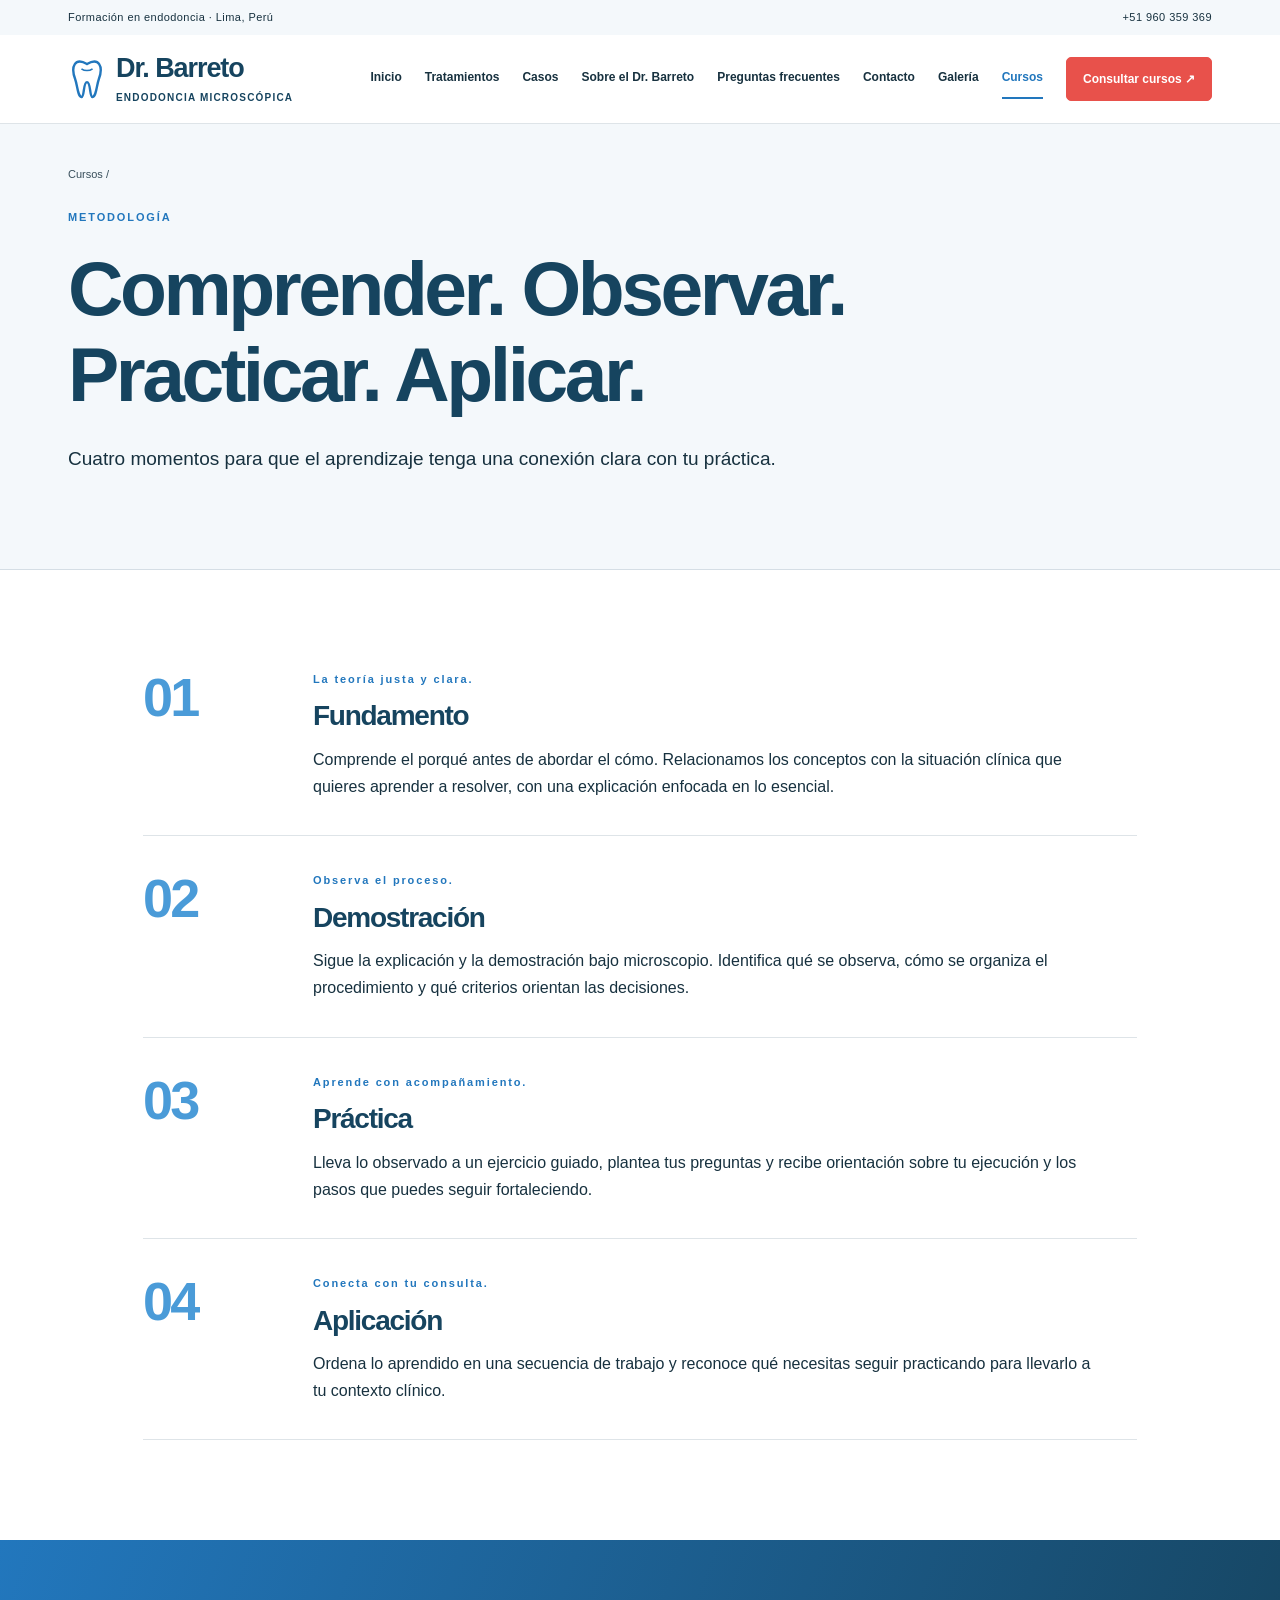
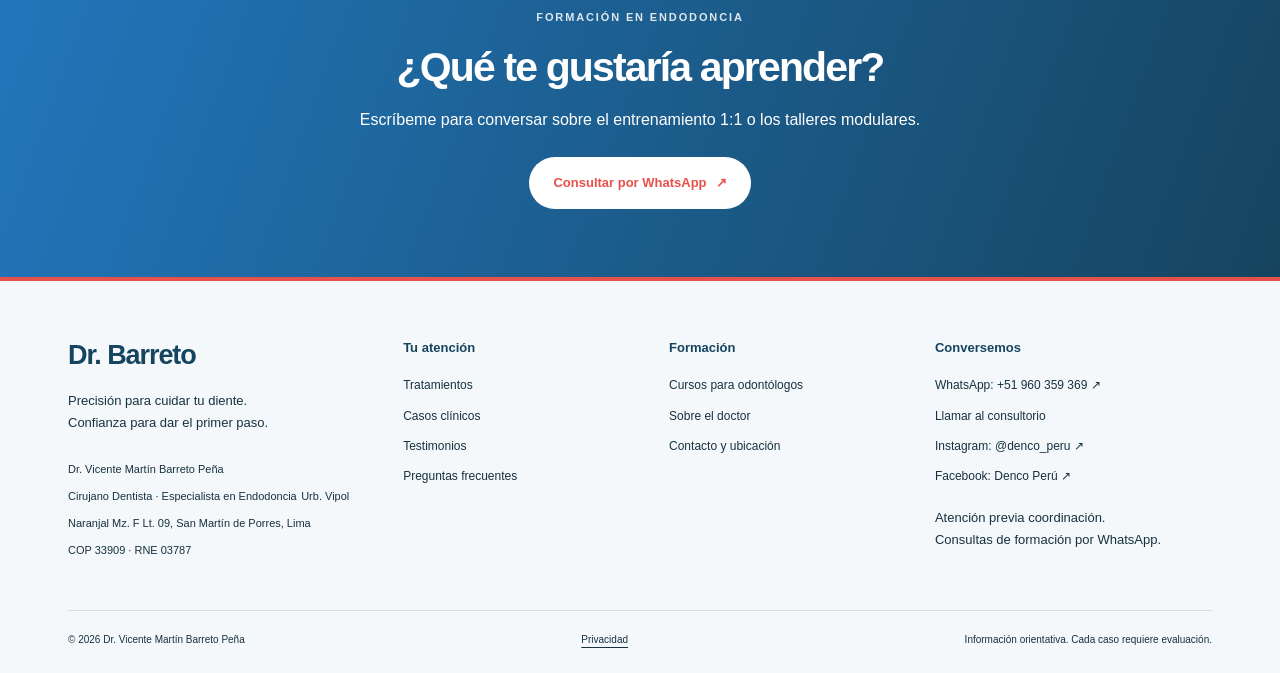
<file: metodologia.html>
<!doctype html>
<html lang="es-PE">
  <head>
    <meta charset="utf-8" />
    <meta name="viewport" content="width=device-width, initial-scale=1" />
    <meta
      name="description"
      content="Conoce los cuatro pasos de la metodología de formación en endodoncia del Dr. Vicente Martín Barreto Peña: fundamento, demostración, práctica y aplicación."
    />
    <meta name="theme-color" content="#2277BD" />
    <meta property="og:type" content="website" />
    <meta property="og:locale" content="es_PE" />
    <meta property="og:site_name" content="Centro Odontológico Dr. Barreto" />
    <meta
      property="og:title"
      content="Metodología de formación en endodoncia | Dr. Barreto"
    />
    <meta
      property="og:description"
      content="Cuatro momentos para conectar el aprendizaje en endodoncia con tu práctica clínica."
    />
    <meta
      property="og:url"
      content="https://drbarreto.netlify.app/metodologia.html"
    />
    <meta
      property="og:image"
      content="https://drbarreto.netlify.app/assets/img/og-card.png"
    />
    <meta name="twitter:card" content="summary_large_image" />
    <link
      rel="canonical"
      href="https://drbarreto.netlify.app/metodologia.html"
    />
    <title>Metodología de formación en endodoncia | Dr. Barreto</title>
    <link rel="icon" href="assets/img/favicon.svg" type="image/svg+xml" />
    <link rel="stylesheet" href="assets/vendor/bootstrap.min.css" />
    <link rel="stylesheet" href="assets/css/styles.css" />
    <script src="assets/js/config.js" defer></script>
    <script src="assets/js/main.js" defer></script>
  </head>
  <body>
    <a class="skip" href="#contenido">Saltar al contenido</a>
    <div class="topbar">
      <div class="container">
        <span>Formación en endodoncia · Lima, Perú</span>
        <a href="tel:+51960359369">+51 960 359 369</a>
      </div>
    </div>
    <header class="site-header">
      <div class="container header-inner">
        <a class="brand" href="index.html" aria-label="Dr. Barreto, inicio"
          ><img
            src="assets/img/favicon.svg"
            width="38"
            height="44"
            alt=""
          /><span
            >Dr. Barreto<span class="brand-sub"
              >ENDODONCIA MICROSCÓPICA</span
            ></span
          ></a
        ><button
          class="menu-toggle"
          aria-controls="main-nav"
          aria-label="Men&#250; de navegaci&oacute;n"
          aria-expanded="false"
        >
          Menú <span aria-hidden="true">☰</span>
        </button>
        <nav id="main-nav" aria-label="Navegaci&oacute;n principal">
          <a href="index.html">Inicio</a>
          <a href="tratamientos.html">Tratamientos</a>
          <a href="casos.html">Casos</a>
          <a href="sobre-mi.html">Sobre el Dr. Barreto</a>
          <a href="preguntas-frecuentes.html">Preguntas frecuentes</a>
          <a href="index.html#contacto">Contacto</a>
          <a href="galeria.html">Galer&iacute;a</a>
          <a href="cursos.html" aria-current="page">Cursos</a>
          <a
            class="btn appointment small-cta"
            href="https://wa.me/51960359369?text=Hola%2C%20Dr.%20Barreto.%20Quisiera%20informaci%C3%B3n%20sobre%20los%20cursos%20y%20talleres%20de%20endodoncia."
            target="_blank"
            rel="noopener noreferrer"
            >Consultar cursos &#8599;</a
          >
        </nav>
      </div>
    </header>
    <main id="contenido">
      <section class="method-hero">
        <div class="container">
          <a class="breadcrumb-link" href="cursos.html">Cursos /</a>
          <p class="eyebrow">METODOLOGÍA</p>
          <h1>Comprender. Observar.<br />Practicar. Aplicar.</h1>
          <p class="lead">
            Cuatro momentos para que el aprendizaje tenga una conexión clara
            con tu práctica.
          </p>
        </div>
      </section>
      <section class="section method-detail-section">
        <div class="container method-detail-list">
          <article class="method-detail">
            <span class="method-number" aria-hidden="true">01</span>
            <div>
              <p class="eyebrow">La teoría justa y clara.</p>
              <h2>Fundamento</h2>
              <p>
                Comprende el porqué antes de abordar el cómo. Relacionamos los
                conceptos con la situación clínica que quieres aprender a
                resolver, con una explicación enfocada en lo esencial.
              </p>
            </div>
          </article>
          <article class="method-detail">
            <span class="method-number" aria-hidden="true">02</span>
            <div>
              <p class="eyebrow">Observa el proceso.</p>
              <h2>Demostración</h2>
              <p>
                Sigue la explicación y la demostración bajo microscopio.
                Identifica qué se observa, cómo se organiza el procedimiento y
                qué criterios orientan las decisiones.
              </p>
            </div>
          </article>
          <article class="method-detail">
            <span class="method-number" aria-hidden="true">03</span>
            <div>
              <p class="eyebrow">Aprende con acompañamiento.</p>
              <h2>Práctica</h2>
              <p>
                Lleva lo observado a un ejercicio guiado, plantea tus preguntas
                y recibe orientación sobre tu ejecución y los pasos que puedes
                seguir fortaleciendo.
              </p>
            </div>
          </article>
          <article class="method-detail">
            <span class="method-number" aria-hidden="true">04</span>
            <div>
              <p class="eyebrow">Conecta con tu consulta.</p>
              <h2>Aplicación</h2>
              <p>
                Ordena lo aprendido en una secuencia de trabajo y reconoce qué
                necesitas seguir practicando para llevarlo a tu contexto
                clínico.
              </p>
            </div>
          </article>
        </div>
      </section>
      <section class="course-enrollment">
        <div class="container">
          <p class="eyebrow light">FORMACIÓN EN ENDODONCIA</p>
          <h2>¿Qué te gustaría aprender?</h2>
          <p>
            Escríbeme para conversar sobre el entrenamiento 1:1 o los talleres
            modulares.
          </p>
          <a
            class="btn course-enrollment-cta"
            href="https://wa.me/51960359369?text=Hola%2C%20Dr.%20Barreto.%20Quisiera%20conversar%20sobre%20la%20metodolog%C3%ADa%20y%20las%20modalidades%20de%20formaci%C3%B3n%20en%20endodoncia."
            target="_blank"
            rel="noopener noreferrer"
            >Consultar por WhatsApp <span aria-hidden="true">↗</span></a
          >
        </div>
      </section>
    </main>
    <footer>
      <div class="container">
        <div class="footer-grid">
          <div>
            <a class="brand footer-brand" href="index.html">Dr. Barreto</a>
            <p>
              Precisión para cuidar tu diente.<br />Confianza para dar el primer
              paso.
            </p>
            <small
              >Dr. Vicente Mart&iacute;n Barreto Pe&ntilde;a<br />Cirujano Dentista &middot; Especialista en Endodoncia</small
            >
            <small>
              Urb. Vipol Naranjal Mz. F Lt. 09, San Mart&iacute;n de Porres, Lima<br />
              COP 33909 &middot; RNE 03787
            </small>
          </div>
          <div>
            <h2>Tu atención</h2>
            <a href="tratamientos.html">Tratamientos</a>
            <a href="casos.html">Casos clínicos</a>
            <a href="testimonios.html">Testimonios</a>
            <a href="preguntas-frecuentes.html">Preguntas frecuentes</a>
          </div>
          <div>
            <h2>Formación</h2>
            <a href="cursos.html">Cursos para odontólogos</a>
            <a href="sobre-mi.html">Sobre el doctor</a>
            <a href="index.html#contacto">Contacto y ubicación</a>
          </div>
          <div>
            <h2>Conversemos</h2>
            <a
              href="https://wa.me/51960359369?text=Hola%2C%20Dr.%20Barreto.%20Quisiera%20informaci%C3%B3n%20sobre%20los%20cursos%20y%20talleres%20de%20endodoncia."
              target="_blank"
              rel="noopener noreferrer"
              >WhatsApp: +51 960 359 369 ↗</a
            >
            <a href="tel:+51960359369">Llamar al consultorio</a>
            <a
              href="https://www.instagram.com/denco_peru/"
              target="_blank"
              rel="noopener noreferrer"
              >Instagram: @denco_peru ↗</a
            >
            <a
              href="https://www.facebook.com/profile.php?id=61556949658244"
              target="_blank"
              rel="noopener noreferrer"
              >Facebook: Denco Perú ↗</a
            >
            <p class="small">
              Atención previa coordinación.<br />Consultas de formación por
              WhatsApp.
            </p>
          </div>
        </div>
        <div class="footer-bottom">
          <span>© <span data-year>2026</span> Dr. Vicente Martín Barreto Peña</span>
          <a href="privacidad.html">Privacidad</a>
          <span>Información orientativa. Cada caso requiere evaluación.</span>
        </div>
      </div>
    </footer>
  </body>
</html>
</file>
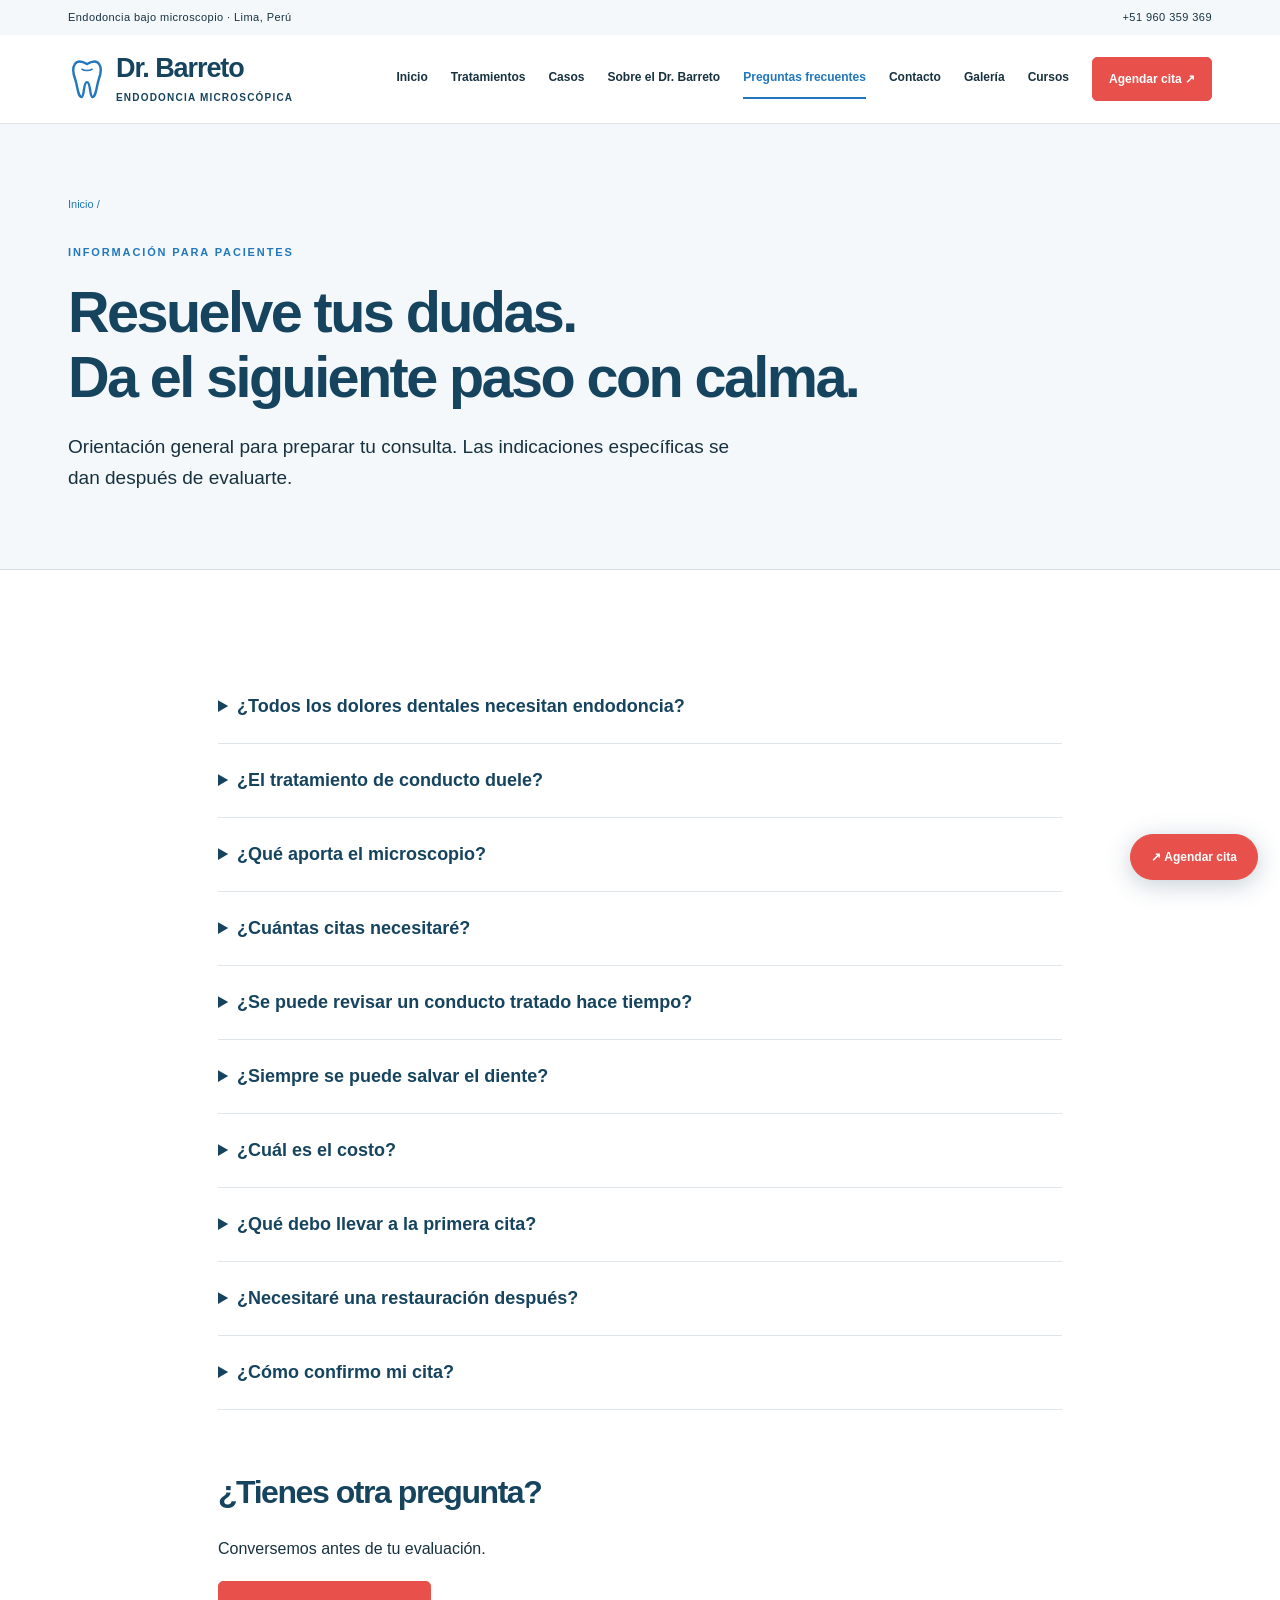
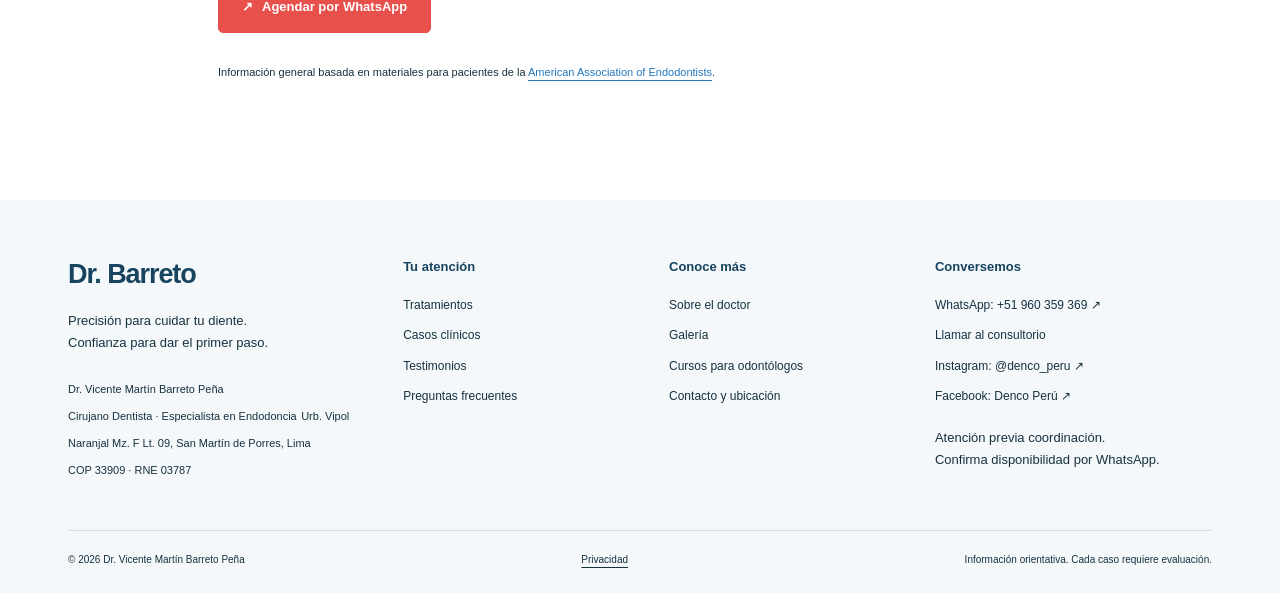
<file: preguntas-frecuentes.html>
<!doctype html>
<html lang="es-PE">
  <head>
    <meta charset="utf-8" />
    <meta name="viewport" content="width=device-width, initial-scale=1" />
    <meta
      name="description"
      content="Respuestas sobre endodoncia, microscopio, citas y restauración dental para preparar tu evaluación con el Dr. Barreto."
    />
    <meta name="theme-color" content="#2277BD" />
    <meta property="og:type" content="website" />
    <meta property="og:locale" content="es_PE" />
    <meta property="og:site_name" content="Centro Odontol&oacute;gico Dr. Barreto" />
    <meta property="og:title" content="Preguntas frecuentes | Dr. Vicente Martín Barreto Peña" />
    <meta property="og:description" content="Respuestas sobre endodoncia, microscopio, citas y restauración dental para preparar tu evaluación con el Dr. Barreto." />
    <meta property="og:url" content="https://drbarreto.netlify.app/preguntas-frecuentes.html" />
    <meta property="og:image" content="https://drbarreto.netlify.app/assets/img/og-card.png" />
    <meta property="og:image:width" content="1200" />
    <meta property="og:image:height" content="630" />
    <meta property="og:image:alt" content="Centro Odontol&oacute;gico Dr. Barreto, endodoncia microsc&oacute;pica en Lima" />
    <meta name="twitter:card" content="summary_large_image" />
    <link rel="canonical" href="https://drbarreto.netlify.app/preguntas-frecuentes.html" />
    <title>Preguntas frecuentes | Dr. Vicente Martín Barreto Peña</title>
    <link rel="icon" href="assets/img/favicon.svg" type="image/svg+xml" />
    <link rel="stylesheet" href="assets/vendor/bootstrap.min.css" />
    <link rel="stylesheet" href="assets/css/styles.css" />
    <script src="assets/js/config.js" defer></script>
    <script src="assets/js/main.js" defer></script>
  </head>
  <body>
    <a class="skip" href="#contenido">Saltar al contenido</a>
    <div class="topbar">
      <div class="container">
        <span>Endodoncia bajo microscopio · Lima, Perú</span
        ><a href="tel:+51960359369">+51 960 359 369</a>
      </div>
    </div>
    <header class="site-header">
      <div class="container header-inner">
        <a class="brand" href="index.html" aria-label="Dr. Barreto, inicio"
          ><img
            src="assets/img/favicon.svg"
            width="38"
            height="44"
            alt=""
          /><span
            >Dr. Barreto<span class="brand-sub"
              >ENDODONCIA MICROSCÓPICA</span
            ></span
          ></a
        ><button
          class="menu-toggle"
          aria-controls="main-nav"
          aria-label="Men&#250; de navegaci&#243;n"
          aria-expanded="false"
        >
          Menú <span aria-hidden="true">☰</span>
        </button>
        <nav id="main-nav" aria-label="Navegaci&oacute;n principal">
          <a href="index.html">Inicio</a>
          <a href="tratamientos.html">Tratamientos</a>
          <a href="casos.html">Casos</a>
          <a href="sobre-mi.html">Sobre el Dr. Barreto</a>
          <a href="preguntas-frecuentes.html" aria-current="page">Preguntas frecuentes</a>
          <a href="index.html#contacto">Contacto</a>
          <a href="galeria.html">Galer&iacute;a</a>
          <a href="cursos.html">Cursos</a>
          <a
            class="btn appointment small-cta"
            href="https://wa.me/51960359369?text=Hola%2C%20Dr.%20Barreto.%20Quisiera%20agendar%20una%20evaluaci%C3%B3n%20de%20endodoncia."
            target="_blank"
            rel="noopener noreferrer"
            >Agendar cita &#8599;</a
          >
        </nav>
      </div>
    </header>
    <main id="contenido">
      <section class="page-intro">
        <div class="container">
          <a class="breadcrumb-link" href="index.html">Inicio /</a>
          <p class="eyebrow">INFORMACIÓN PARA PACIENTES</p>
          <h1>Resuelve tus dudas.<br />Da el siguiente paso con calma.</h1>
          <p class="lead">
            Orientación general para preparar tu consulta. Las indicaciones
            específicas se dan después de evaluarte.
          </p>
        </div>
      </section>
      <section class="section">
        <div class="container narrow">
          <details>
            <summary>¿Todos los dolores dentales necesitan endodoncia?</summary>
            <p>
              No. El dolor puede tener diferentes causas. Una evaluación permite
              identificar su origen y proponer el tratamiento adecuado.
            </p>
          </details>
          <details id="dolor">
            <summary>¿El tratamiento de conducto duele?</summary>
            <p>
              La anestesia local ayuda a controlar las molestias durante el
              procedimiento. La mayoría de los pacientes se sienten cómodos. Si
              algo te incomoda, comunícalo al profesional.
            </p>
          </details>
          <details>
            <summary>¿Qué aporta el microscopio?</summary>
            <p>
              Ofrece aumento e iluminación para observar detalles pequeños del
              interior del diente. Es una herramienta que complementa la
              evaluación y la experiencia clínica.
            </p>
          </details>
          <details id="citas">
            <summary>¿Cuántas citas necesitaré?</summary>
            <p>
              Depende de la complejidad del diente y del tratamiento indicado.
              El doctor te explicará una estimación después de evaluarte.
            </p>
          </details>
          <details>
            <summary>
              ¿Se puede revisar un conducto tratado hace tiempo?
            </summary>
            <p>
              Sí. Un diente previamente tratado puede requerir una nueva
              evaluación. Según los hallazgos, se consideran diferentes
              opciones.
            </p>
          </details>
          <details>
            <summary>¿Siempre se puede salvar el diente?</summary>
            <p>
              No siempre. El estado del diente y de los tejidos que lo rodean
              determina las alternativas. La evaluación permite conversar sobre
              el pronóstico y las limitaciones.
            </p>
          </details>
          <details>
            <summary>¿Cuál es el costo?</summary>
            <p>
              El presupuesto depende del diagnóstico y del procedimiento.
              Solicita una evaluación para conocer un plan y presupuesto
              individual.
            </p>
          </details>
          <details>
            <summary>¿Qué debo llevar a la primera cita?</summary>
            <p>
              Si cuentas con radiografías, estudios o información de
              tratamientos previos, consulta cómo llevarlos. Informa sobre tus
              antecedentes y medicamentos durante la atención.
            </p>
          </details>
          <details id="corona">
            <summary>¿Necesitaré una restauración después?</summary>
            <p>
              Después de la endodoncia suele ser necesario completar la
              restauración del diente. Según el caso, puede recomendarse una
              corona; el profesional te indicará el tipo y el momento
              apropiados.
            </p>
          </details>
          <details>
            <summary>¿Cómo confirmo mi cita?</summary>
            <p>
              Escribe al WhatsApp +51 960 359 369. La cita se confirma cuando el
              consultorio acuerda contigo fecha, hora y ubicación. Los botones
              de esta web solo abren una conversación.
            </p>
          </details>
          <div class="reading-block">
            <h2>¿Tienes otra pregunta?</h2>
            <p>Conversemos antes de tu evaluación.</p>
            <a
              class="btn appointment"
              href="https://wa.me/51960359369?text=Hola%2C%20Dr.%20Barreto.%20Quisiera%20agendar%20una%20evaluaci%C3%B3n%20de%20endodoncia."
              target="_blank"
              rel="noopener noreferrer"
              ><span aria-hidden="true">↗</span> Agendar por WhatsApp</a
            >
            <p class="source-note">
              Información general basada en materiales para pacientes de la
              <a
                href="https://www.aae.org/patients/root-canal-treatment/"
                target="_blank"
                rel="noopener noreferrer"
                >American Association of Endodontists</a
              >.
            </p>
          </div>
        </div>
      </section>
    </main>
    <footer>
      <div class="container">
        <div class="footer-grid">
          <div>
            <a class="brand footer-brand" href="index.html">Dr. Barreto</a>
            <p>
              Precisión para cuidar tu diente.<br />Confianza para dar el primer
              paso.
            </p>
            <small
              >Dr. Vicente Mart&iacute;n Barreto Pe&ntilde;a<br />Cirujano Dentista &middot; Especialista en Endodoncia</small
            >
            <small>
              Urb. Vipol Naranjal Mz. F Lt. 09, San Mart&iacute;n de Porres, Lima<br />
              COP 33909 &middot; RNE 03787
            </small>
          </div>
          <div>
            <h2>Tu atención</h2>
            <a href="tratamientos.html">Tratamientos</a
            ><a href="casos.html">Casos clínicos</a
            ><a href="testimonios.html">Testimonios</a
            ><a href="preguntas-frecuentes.html">Preguntas frecuentes</a>
          </div>
          <div>
            <h2>Conoce más</h2>
            <a href="sobre-mi.html">Sobre el doctor</a
            ><a href="galeria.html">Galería</a
            ><a href="cursos.html">Cursos para odontólogos</a
            ><a href="index.html#contacto">Contacto y ubicación</a>
          </div>
          <div>
            <h2>Conversemos</h2>
            <a
              href="https://wa.me/51960359369?text=Hola%2C%20Dr.%20Barreto.%20Quisiera%20agendar%20una%20evaluaci%C3%B3n%20de%20endodoncia."
              target="_blank"
              rel="noopener noreferrer"
              >WhatsApp: +51 960 359 369 ↗</a
            ><a href="tel:+51960359369">Llamar al consultorio</a>
            <a
              href="https://www.instagram.com/denco_peru/"
              target="_blank"
              rel="noopener noreferrer"
              >Instagram: @denco_peru ↗</a
            >
            <a
              href="https://www.facebook.com/profile.php?id=61556949658244"
              target="_blank"
              rel="noopener noreferrer"
              >Facebook: Denco Perú ↗</a
            >
            <p class="small">
              Atención previa coordinación.<br />Confirma disponibilidad por
              WhatsApp.
            </p>
          </div>
        </div>
        <div class="footer-bottom">
          <span>© <span data-year>2026</span> Dr. Vicente Martín Barreto Peña</span
          ><a href="privacidad.html">Privacidad</a
          ><span>Información orientativa. Cada caso requiere evaluación.</span>
        </div>
      </div>
    </footer>
    <a
      class="floating-cta appointment"
      href="https://wa.me/51960359369?text=Hola%2C%20Dr.%20Barreto.%20Quisiera%20agendar%20una%20evaluaci%C3%B3n%20de%20endodoncia."
      target="_blank"
      rel="noopener noreferrer"
      aria-label="Agendar una cita por WhatsApp"
      >↗ <span>Agendar cita</span></a
    >
  </body>
</html>
</file>
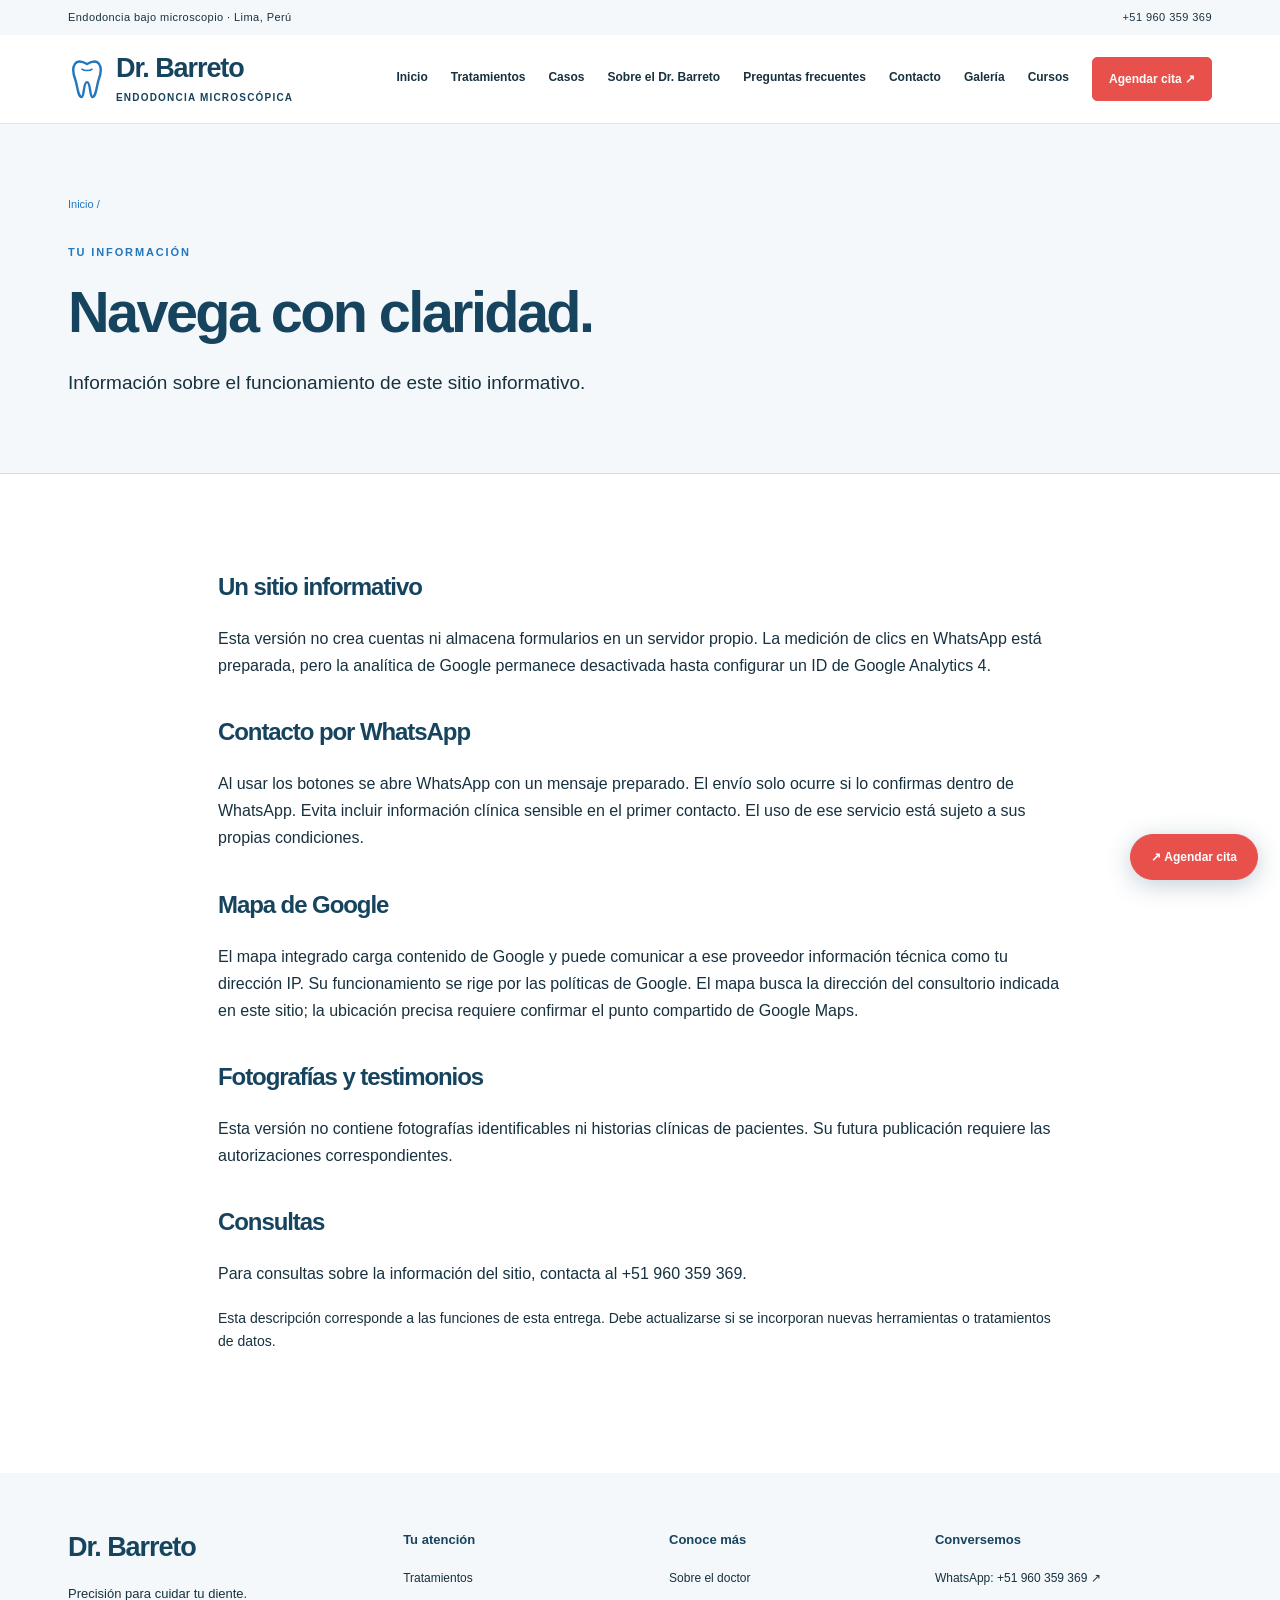
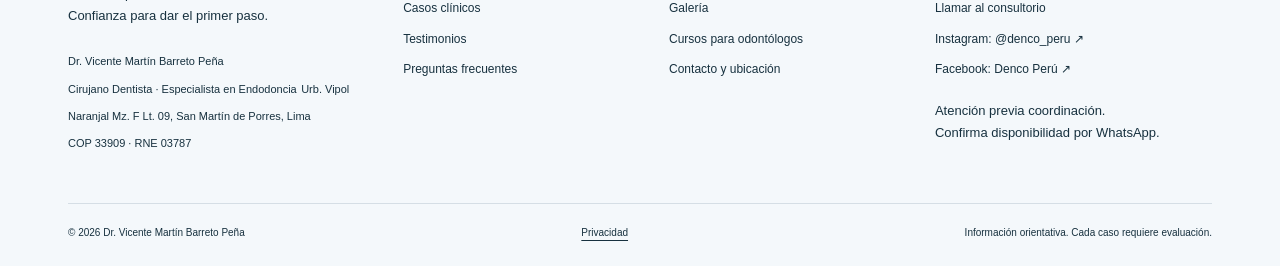
<file: privacidad.html>
<!doctype html>
<html lang="es-PE">
  <head>
    <meta charset="utf-8" />
    <meta name="viewport" content="width=device-width, initial-scale=1" />
    <meta
      name="description"
      content="Información sobre WhatsApp, el mapa integrado y el funcionamiento de este sitio informativo."
    />
    <meta name="theme-color" content="#2277BD" />
    <meta property="og:type" content="website" />
    <meta property="og:locale" content="es_PE" />
    <meta property="og:site_name" content="Centro Odontol&oacute;gico Dr. Barreto" />
    <meta property="og:title" content="Privacidad | Dr. Vicente Martín Barreto Peña" />
    <meta property="og:description" content="Información sobre WhatsApp, el mapa integrado y el funcionamiento de este sitio informativo." />
    <meta property="og:url" content="https://drbarreto.netlify.app/privacidad.html" />
    <meta property="og:image" content="https://drbarreto.netlify.app/assets/img/og-card.png" />
    <meta property="og:image:width" content="1200" />
    <meta property="og:image:height" content="630" />
    <meta property="og:image:alt" content="Centro Odontol&oacute;gico Dr. Barreto, endodoncia microsc&oacute;pica en Lima" />
    <meta name="twitter:card" content="summary_large_image" />
    <link rel="canonical" href="https://drbarreto.netlify.app/privacidad.html" />
    <title>Privacidad | Dr. Vicente Martín Barreto Peña</title>
    <link rel="icon" href="assets/img/favicon.svg" type="image/svg+xml" />
    <link rel="stylesheet" href="assets/vendor/bootstrap.min.css" />
    <link rel="stylesheet" href="assets/css/styles.css" />
    <script src="assets/js/config.js" defer></script>
    <script src="assets/js/main.js" defer></script>
  </head>
  <body>
    <a class="skip" href="#contenido">Saltar al contenido</a>
    <div class="topbar">
      <div class="container">
        <span>Endodoncia bajo microscopio · Lima, Perú</span
        ><a href="tel:+51960359369">+51 960 359 369</a>
      </div>
    </div>
    <header class="site-header">
      <div class="container header-inner">
        <a class="brand" href="index.html" aria-label="Dr. Barreto, inicio"
          ><img
            src="assets/img/favicon.svg"
            width="38"
            height="44"
            alt=""
          /><span
            >Dr. Barreto<span class="brand-sub"
              >ENDODONCIA MICROSCÓPICA</span
            ></span
          ></a
        ><button
          class="menu-toggle"
          aria-controls="main-nav"
          aria-label="Men&#250; de navegaci&#243;n"
          aria-expanded="false"
        >
          Menú <span aria-hidden="true">☰</span>
        </button>
        <nav id="main-nav" aria-label="Navegaci&oacute;n principal">
          <a href="index.html">Inicio</a>
          <a href="tratamientos.html">Tratamientos</a>
          <a href="casos.html">Casos</a>
          <a href="sobre-mi.html">Sobre el Dr. Barreto</a>
          <a href="preguntas-frecuentes.html">Preguntas frecuentes</a>
          <a href="index.html#contacto">Contacto</a>
          <a href="galeria.html">Galer&iacute;a</a>
          <a href="cursos.html">Cursos</a>
          <a
            class="btn appointment small-cta"
            href="https://wa.me/51960359369?text=Hola%2C%20Dr.%20Barreto.%20Quisiera%20agendar%20una%20evaluaci%C3%B3n%20de%20endodoncia."
            target="_blank"
            rel="noopener noreferrer"
            >Agendar cita &#8599;</a
          >
        </nav>
      </div>
    </header>
    <main id="contenido">
      <section class="page-intro">
        <div class="container">
          <a class="breadcrumb-link" href="index.html">Inicio /</a>
          <p class="eyebrow">TU INFORMACIÓN</p>
          <h1>Navega con claridad.</h1>
          <p class="lead">
            Información sobre el funcionamiento de este sitio informativo.
          </p>
        </div>
      </section>
      <section class="section">
        <div class="container narrow prose">
          <h2>Un sitio informativo</h2>
          <p>
            Esta versión no crea cuentas ni almacena formularios en un servidor
            propio. La medición de clics en WhatsApp está preparada, pero la
            analítica de Google permanece desactivada hasta configurar un ID de
            Google Analytics 4.
          </p>
          <h2>Contacto por WhatsApp</h2>
          <p>
            Al usar los botones se abre WhatsApp con un mensaje preparado. El
            envío solo ocurre si lo confirmas dentro de WhatsApp. Evita incluir
            información clínica sensible en el primer contacto. El uso de ese
            servicio está sujeto a sus propias condiciones.
          </p>
          <h2>Mapa de Google</h2>
          <p>
            El mapa integrado carga contenido de Google y puede comunicar a ese
            proveedor información técnica como tu dirección IP. Su
            funcionamiento se rige por las políticas de Google. El mapa busca
            la dirección del consultorio indicada en este sitio; la ubicación
            precisa requiere confirmar el punto compartido de Google Maps.
          </p>
          <h2>Fotografías y testimonios</h2>
          <p>
            Esta versión no contiene fotografías identificables ni historias
            clínicas de pacientes. Su futura publicación requiere las
            autorizaciones correspondientes.
          </p>
          <h2>Consultas</h2>
          <p>
            Para consultas sobre la información del sitio, contacta al +51 960
            359 369.
          </p>
          <p class="small">
            Esta descripción corresponde a las funciones de esta entrega. Debe
            actualizarse si se incorporan nuevas herramientas o tratamientos de
            datos.
          </p>
        </div>
      </section>
    </main>
    <footer>
      <div class="container">
        <div class="footer-grid">
          <div>
            <a class="brand footer-brand" href="index.html">Dr. Barreto</a>
            <p>
              Precisión para cuidar tu diente.<br />Confianza para dar el primer
              paso.
            </p>
            <small
              >Dr. Vicente Mart&iacute;n Barreto Pe&ntilde;a<br />Cirujano Dentista &middot; Especialista en Endodoncia</small
            >
            <small>
              Urb. Vipol Naranjal Mz. F Lt. 09, San Mart&iacute;n de Porres, Lima<br />
              COP 33909 &middot; RNE 03787
            </small>
          </div>
          <div>
            <h2>Tu atención</h2>
            <a href="tratamientos.html">Tratamientos</a
            ><a href="casos.html">Casos clínicos</a
            ><a href="testimonios.html">Testimonios</a
            ><a href="preguntas-frecuentes.html">Preguntas frecuentes</a>
          </div>
          <div>
            <h2>Conoce más</h2>
            <a href="sobre-mi.html">Sobre el doctor</a
            ><a href="galeria.html">Galería</a
            ><a href="cursos.html">Cursos para odontólogos</a
            ><a href="index.html#contacto">Contacto y ubicación</a>
          </div>
          <div>
            <h2>Conversemos</h2>
            <a
              href="https://wa.me/51960359369?text=Hola%2C%20Dr.%20Barreto.%20Quisiera%20agendar%20una%20evaluaci%C3%B3n%20de%20endodoncia."
              target="_blank"
              rel="noopener noreferrer"
              >WhatsApp: +51 960 359 369 ↗</a
            ><a href="tel:+51960359369">Llamar al consultorio</a>
            <a
              href="https://www.instagram.com/denco_peru/"
              target="_blank"
              rel="noopener noreferrer"
              >Instagram: @denco_peru ↗</a
            >
            <a
              href="https://www.facebook.com/profile.php?id=61556949658244"
              target="_blank"
              rel="noopener noreferrer"
              >Facebook: Denco Perú ↗</a
            >
            <p class="small">
              Atención previa coordinación.<br />Confirma disponibilidad por
              WhatsApp.
            </p>
          </div>
        </div>
        <div class="footer-bottom">
          <span>© <span data-year>2026</span> Dr. Vicente Martín Barreto Peña</span
          ><a href="privacidad.html">Privacidad</a
          ><span>Información orientativa. Cada caso requiere evaluación.</span>
        </div>
      </div>
    </footer>
    <a
      class="floating-cta appointment"
      href="https://wa.me/51960359369?text=Hola%2C%20Dr.%20Barreto.%20Quisiera%20agendar%20una%20evaluaci%C3%B3n%20de%20endodoncia."
      target="_blank"
      rel="noopener noreferrer"
      aria-label="Agendar una cita por WhatsApp"
      >↗ <span>Agendar cita</span></a
    >
  </body>
</html>
</file>
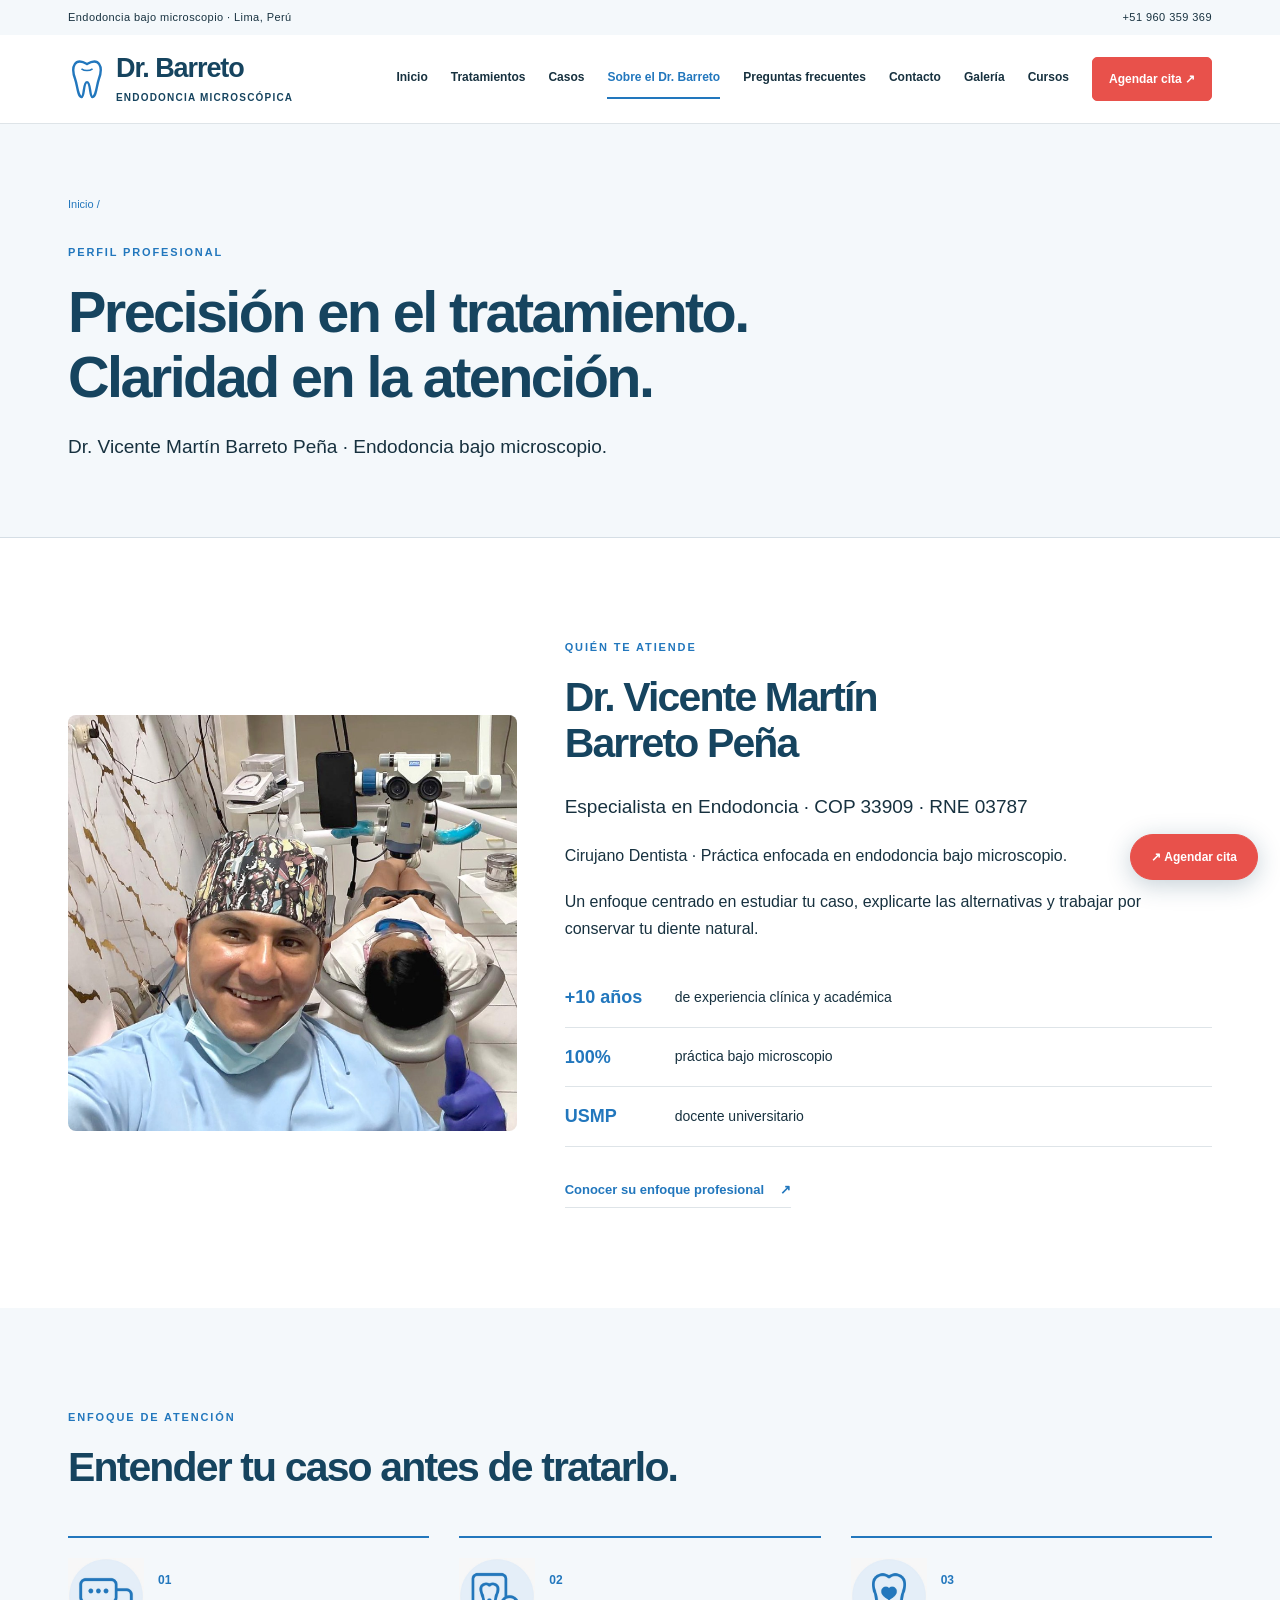
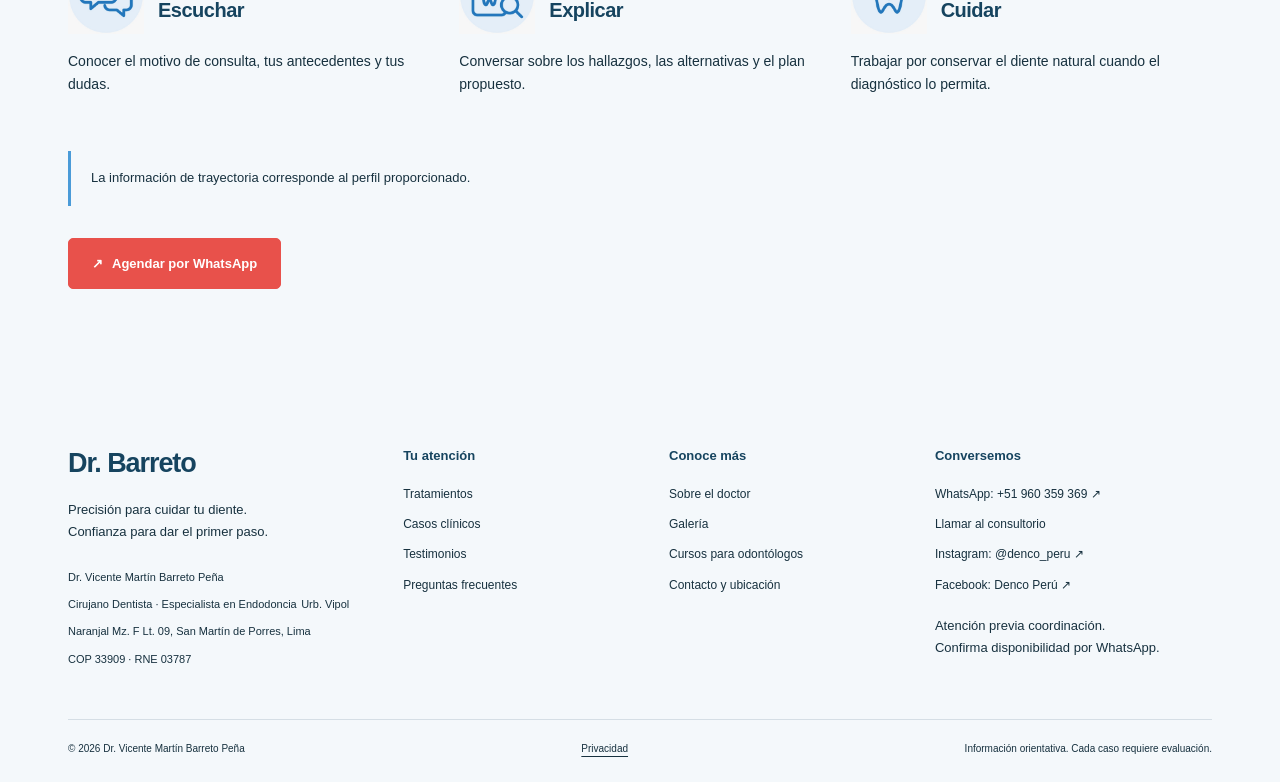
<file: sobre-mi.html>
<!doctype html>
<html lang="es-PE">
  <head>
    <meta charset="utf-8" />
    <meta name="viewport" content="width=device-width, initial-scale=1" />
    <meta
      name="description"
      content="Perfil del Dr. Vicente Martín Barreto Peña: más de 10 años de experiencia clínica y académica, práctica bajo microscopio y docencia universitaria USMP."
    />
    <meta name="theme-color" content="#2277BD" />
    <meta property="og:type" content="website" />
    <meta property="og:locale" content="es_PE" />
    <meta property="og:site_name" content="Centro Odontol&oacute;gico Dr. Barreto" />
    <meta property="og:title" content="Sobre el Dr. Barreto | Dr. Vicente Martín Barreto Peña" />
    <meta property="og:description" content="Perfil del Dr. Vicente Martín Barreto Peña: más de 10 años de experiencia clínica y académica, práctica bajo microscopio y docencia universitaria USMP." />
    <meta property="og:url" content="https://drbarreto.netlify.app/sobre-mi.html" />
    <meta property="og:image" content="https://drbarreto.netlify.app/assets/img/og-card.png" />
    <meta property="og:image:width" content="1200" />
    <meta property="og:image:height" content="630" />
    <meta property="og:image:alt" content="Centro Odontol&oacute;gico Dr. Barreto, endodoncia microsc&oacute;pica en Lima" />
    <meta name="twitter:card" content="summary_large_image" />
    <link rel="canonical" href="https://drbarreto.netlify.app/sobre-mi.html" />
    <title>Sobre el Dr. Barreto | Dr. Vicente Martín Barreto Peña</title>
    <link rel="icon" href="assets/img/favicon.svg" type="image/svg+xml" />
    <link rel="stylesheet" href="assets/vendor/bootstrap.min.css" />
    <link rel="stylesheet" href="assets/css/styles.css" />
    <script src="assets/js/config.js" defer></script>
    <script src="assets/js/main.js" defer></script>
  </head>
  <body>
    <a class="skip" href="#contenido">Saltar al contenido</a>
    <div class="topbar">
      <div class="container">
        <span>Endodoncia bajo microscopio · Lima, Perú</span
        ><a href="tel:+51960359369">+51 960 359 369</a>
      </div>
    </div>
    <header class="site-header">
      <div class="container header-inner">
        <a class="brand" href="index.html" aria-label="Dr. Barreto, inicio"
          ><img
            src="assets/img/favicon.svg"
            width="38"
            height="44"
            alt=""
          /><span
            >Dr. Barreto<span class="brand-sub"
              >ENDODONCIA MICROSCÓPICA</span
            ></span
          ></a
        ><button
          class="menu-toggle"
          aria-controls="main-nav"
          aria-label="Men&#250; de navegaci&#243;n"
          aria-expanded="false"
        >
          Menú <span aria-hidden="true">☰</span>
        </button>
        <nav id="main-nav" aria-label="Navegaci&oacute;n principal">
          <a href="index.html">Inicio</a>
          <a href="tratamientos.html">Tratamientos</a>
          <a href="casos.html">Casos</a>
          <a href="sobre-mi.html" aria-current="page">Sobre el Dr. Barreto</a>
          <a href="preguntas-frecuentes.html">Preguntas frecuentes</a>
          <a href="index.html#contacto">Contacto</a>
          <a href="galeria.html">Galer&iacute;a</a>
          <a href="cursos.html">Cursos</a>
          <a
            class="btn appointment small-cta"
            href="https://wa.me/51960359369?text=Hola%2C%20Dr.%20Barreto.%20Quisiera%20agendar%20una%20evaluaci%C3%B3n%20de%20endodoncia."
            target="_blank"
            rel="noopener noreferrer"
            >Agendar cita &#8599;</a
          >
        </nav>
      </div>
    </header>
    <main id="contenido">
      <section class="page-intro">
        <div class="container">
          <a class="breadcrumb-link" href="index.html">Inicio /</a>
          <p class="eyebrow">PERFIL PROFESIONAL</p>
          <h1>Precisión en el tratamiento.<br />Claridad en la atención.</h1>
          <p class="lead">
            Dr. Vicente Martín Barreto Peña · Endodoncia bajo microscopio.
          </p>
        </div>
      </section>
      <section id="sobre-mi" class="section">
        <div class="container">
          <div class="row align-items-center g-5">
            <div class="col-lg-5">
              <img
                class="doctor-image"
                src="assets/img/endodoncista-consultorio.png"
                alt="Dr. Vicente Barreto en el consultorio, junto a un paciente y el microscopio dental"
                width="829"
                height="768"
                loading="lazy"
              />
            </div>
            <div class="col-lg-7">
              <p class="eyebrow">QUIÉN TE ATIENDE</p>
              <h2>Dr. Vicente Martín<br />Barreto Peña</h2>
              <p class="lead">
                Especialista en Endodoncia · COP 33909 · RNE 03787
              </p>
              <p>Cirujano Dentista · Práctica enfocada en endodoncia bajo microscopio.</p>
              <p>
                Un enfoque centrado en estudiar tu caso, explicarte las
                alternativas y trabajar por conservar tu diente natural.
              </p>
              <ul class="credentials">
                <li>
                  <strong>+10 años</strong
                  ><span>de experiencia clínica y académica</span>
                </li>
                <li>
                  <strong>100%</strong><span>práctica bajo microscopio</span>
                </li>
                <li><strong>USMP</strong><span>docente universitario</span></li>
              </ul>
              <a class="text-link" href="sobre-mi.html"
                >Conocer su enfoque profesional
                <span aria-hidden="true">↗</span></a
              >
            </div>
          </div>
        </div>
      </section>
      <section class="section soft">
        <div class="container">
          <div class="section-heading">
            <p class="eyebrow">ENFOQUE DE ATENCIÓN</p>
            <h2>Entender tu caso antes de tratarlo.</h2>
            <p></p>
          </div>
          <div class="steps three">
            <div>
              <div class="step-heading">
                <img
                  class="step-icon"
                  src="assets/img/icono-escuchar.png"
                  alt=""
                  width="480"
                  height="480"
                  loading="lazy"
                />
                <div>
                  <span>01</span>
                  <h3>Escuchar</h3>
                </div>
              </div>
              <p>
                Conocer el motivo de consulta, tus antecedentes y tus dudas.
              </p>
            </div>
            <div>
              <div class="step-heading">
                <img
                  class="step-icon"
                  src="assets/img/icono-explicar.png"
                  alt=""
                  width="480"
                  height="480"
                  loading="lazy"
                />
                <div>
                  <span>02</span>
                  <h3>Explicar</h3>
                </div>
              </div>
              <p>
                Conversar sobre los hallazgos, las alternativas y el plan
                propuesto.
              </p>
            </div>
            <div>
              <div class="step-heading">
                <img
                  class="step-icon"
                  src="assets/img/icono-cuidar.png"
                  alt=""
                  width="480"
                  height="480"
                  loading="lazy"
                />
                <div>
                  <span>03</span>
                  <h3>Cuidar</h3>
                </div>
              </div>
              <p>
                Trabajar por conservar el diente natural cuando el diagnóstico
                lo permita.
              </p>
            </div>
          </div>
          <div class="editorial-note">
            La información de trayectoria corresponde al perfil proporcionado.
          </div>
          <a
            class="btn appointment"
            href="https://wa.me/51960359369?text=Hola%2C%20Dr.%20Barreto.%20Quisiera%20agendar%20una%20evaluaci%C3%B3n%20de%20endodoncia."
            target="_blank"
            rel="noopener noreferrer"
            ><span aria-hidden="true">↗</span> Agendar por WhatsApp</a
          >
        </div>
      </section>
    </main>
    <footer>
      <div class="container">
        <div class="footer-grid">
          <div>
            <a class="brand footer-brand" href="index.html">Dr. Barreto</a>
            <p>
              Precisión para cuidar tu diente.<br />Confianza para dar el primer
              paso.
            </p>
            <small
              >Dr. Vicente Mart&iacute;n Barreto Pe&ntilde;a<br />Cirujano Dentista &middot; Especialista en Endodoncia</small
            >
            <small>
              Urb. Vipol Naranjal Mz. F Lt. 09, San Mart&iacute;n de Porres, Lima<br />
              COP 33909 &middot; RNE 03787
            </small>
          </div>
          <div>
            <h2>Tu atención</h2>
            <a href="tratamientos.html">Tratamientos</a
            ><a href="casos.html">Casos clínicos</a
            ><a href="testimonios.html">Testimonios</a
            ><a href="preguntas-frecuentes.html">Preguntas frecuentes</a>
          </div>
          <div>
            <h2>Conoce más</h2>
            <a href="sobre-mi.html">Sobre el doctor</a
            ><a href="galeria.html">Galería</a
            ><a href="cursos.html">Cursos para odontólogos</a
            ><a href="index.html#contacto">Contacto y ubicación</a>
          </div>
          <div>
            <h2>Conversemos</h2>
            <a
              href="https://wa.me/51960359369?text=Hola%2C%20Dr.%20Barreto.%20Quisiera%20agendar%20una%20evaluaci%C3%B3n%20de%20endodoncia."
              target="_blank"
              rel="noopener noreferrer"
              >WhatsApp: +51 960 359 369 ↗</a
            ><a href="tel:+51960359369">Llamar al consultorio</a>
            <a
              href="https://www.instagram.com/denco_peru/"
              target="_blank"
              rel="noopener noreferrer"
              >Instagram: @denco_peru ↗</a
            >
            <a
              href="https://www.facebook.com/profile.php?id=61556949658244"
              target="_blank"
              rel="noopener noreferrer"
              >Facebook: Denco Perú ↗</a
            >
            <p class="small">
              Atención previa coordinación.<br />Confirma disponibilidad por
              WhatsApp.
            </p>
          </div>
        </div>
        <div class="footer-bottom">
          <span>© <span data-year>2026</span> Dr. Vicente Martín Barreto Peña</span
          ><a href="privacidad.html">Privacidad</a
          ><span>Información orientativa. Cada caso requiere evaluación.</span>
        </div>
      </div>
    </footer>
    <a
      class="floating-cta appointment"
      href="https://wa.me/51960359369?text=Hola%2C%20Dr.%20Barreto.%20Quisiera%20agendar%20una%20evaluaci%C3%B3n%20de%20endodoncia."
      target="_blank"
      rel="noopener noreferrer"
      aria-label="Agendar una cita por WhatsApp"
      >↗ <span>Agendar cita</span></a
    >
  </body>
</html>
</file>
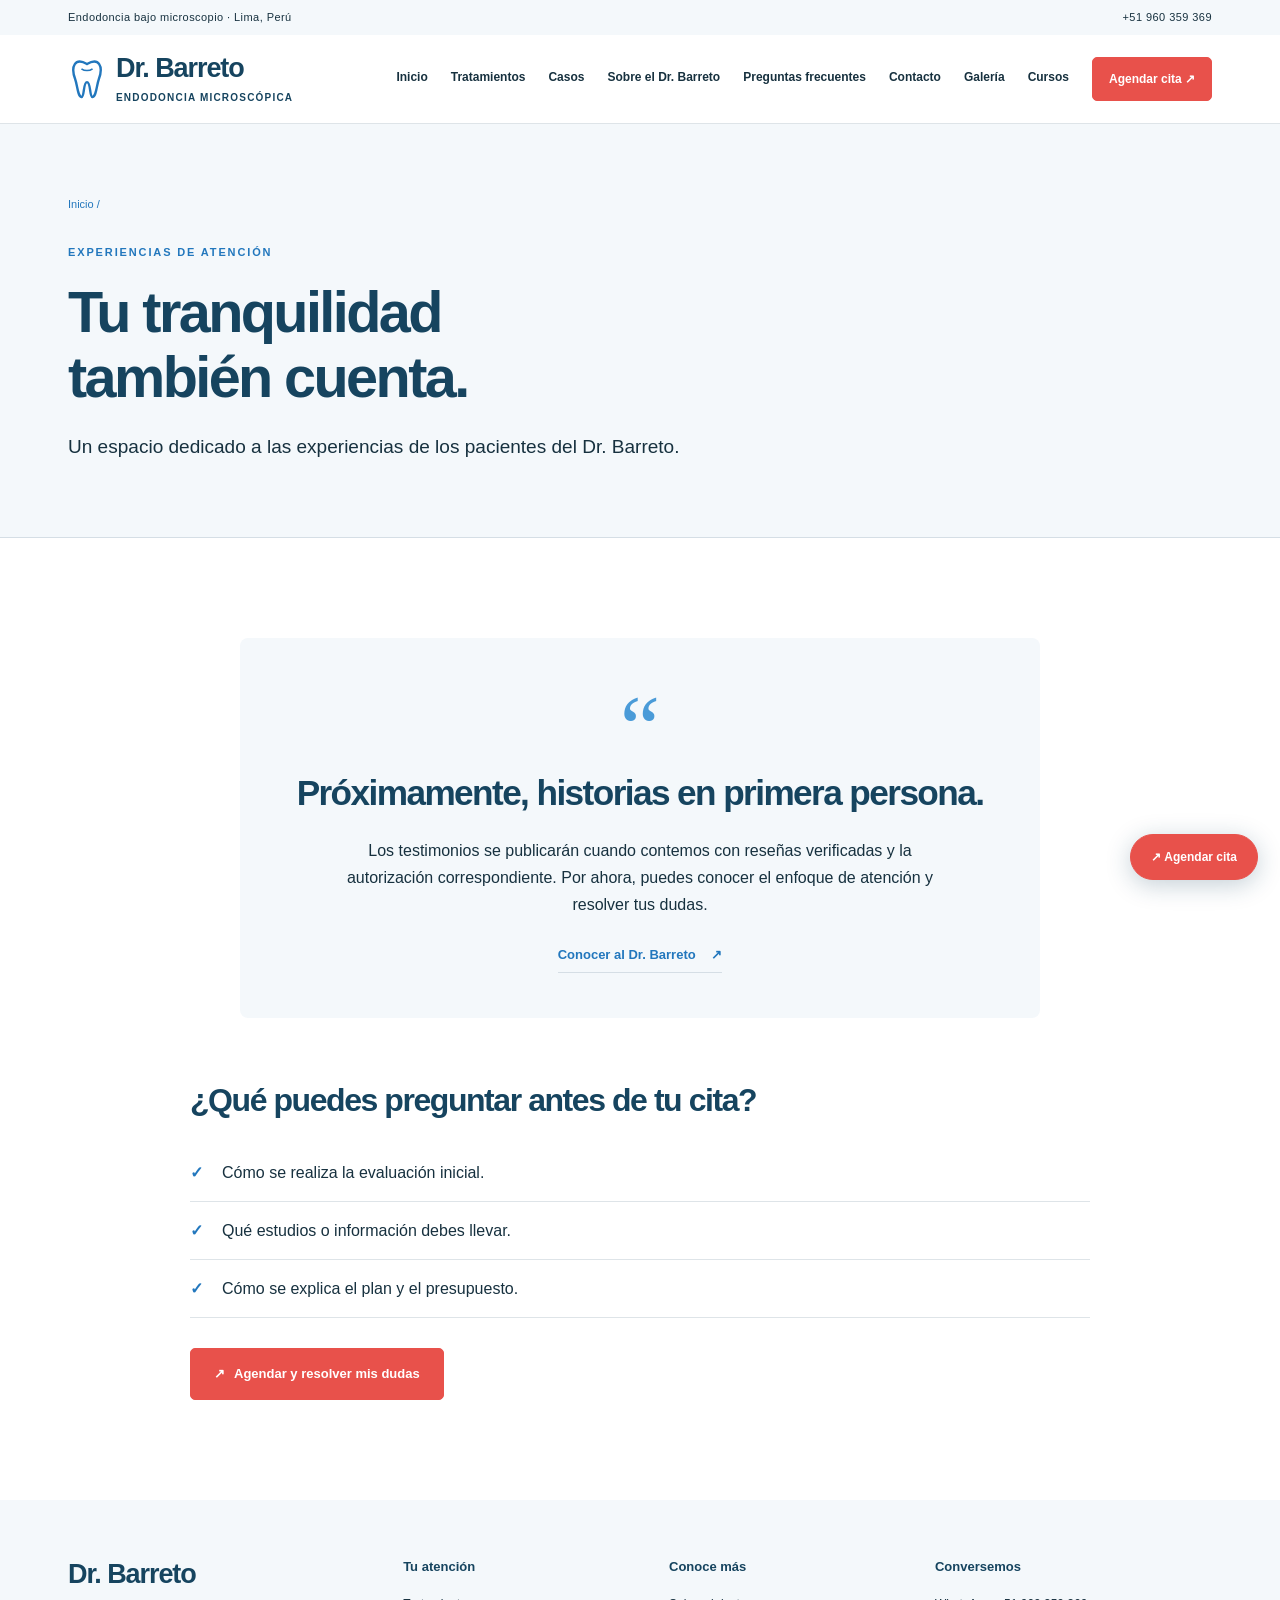
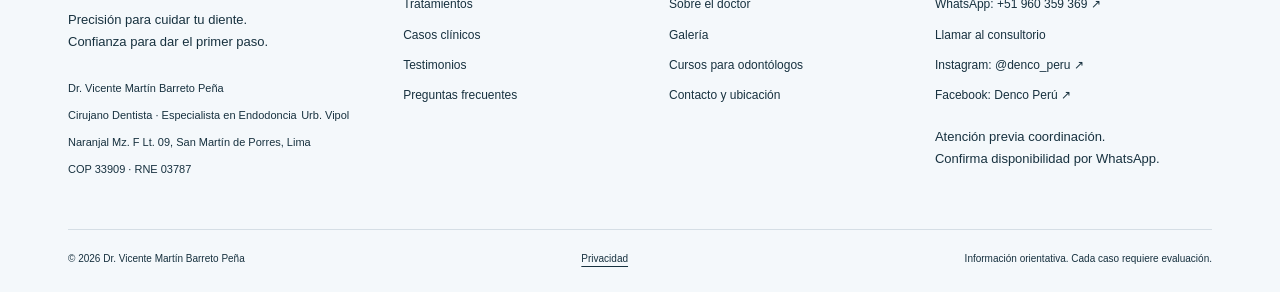
<file: testimonios.html>
<!doctype html>
<html lang="es-PE">
  <head>
    <meta charset="utf-8" />
    <meta name="viewport" content="width=device-width, initial-scale=1" />
    <meta
      name="description"
      content="Espacio para testimonios verificados de pacientes. Conoce la atención del Dr. Vicente Martín Barreto Peña."
    />
    <meta name="theme-color" content="#2277BD" />
    <meta property="og:type" content="website" />
    <meta property="og:locale" content="es_PE" />
    <meta property="og:site_name" content="Centro Odontol&oacute;gico Dr. Barreto" />
    <meta property="og:title" content="Testimonios de pacientes | Dr. Vicente Martín Barreto Peña" />
    <meta property="og:description" content="Espacio para testimonios verificados de pacientes. Conoce la atención del Dr. Vicente Martín Barreto Peña." />
    <meta property="og:url" content="https://drbarreto.netlify.app/testimonios.html" />
    <meta property="og:image" content="https://drbarreto.netlify.app/assets/img/og-card.png" />
    <meta property="og:image:width" content="1200" />
    <meta property="og:image:height" content="630" />
    <meta property="og:image:alt" content="Centro Odontol&oacute;gico Dr. Barreto, endodoncia microsc&oacute;pica en Lima" />
    <meta name="twitter:card" content="summary_large_image" />
    <link rel="canonical" href="https://drbarreto.netlify.app/testimonios.html" />
    <title>Testimonios de pacientes | Dr. Vicente Martín Barreto Peña</title>
    <link rel="icon" href="assets/img/favicon.svg" type="image/svg+xml" />
    <link rel="stylesheet" href="assets/vendor/bootstrap.min.css" />
    <link rel="stylesheet" href="assets/css/styles.css" />
    <script src="assets/js/config.js" defer></script>
    <script src="assets/js/main.js" defer></script>
  </head>
  <body>
    <a class="skip" href="#contenido">Saltar al contenido</a>
    <div class="topbar">
      <div class="container">
        <span>Endodoncia bajo microscopio · Lima, Perú</span
        ><a href="tel:+51960359369">+51 960 359 369</a>
      </div>
    </div>
    <header class="site-header">
      <div class="container header-inner">
        <a class="brand" href="index.html" aria-label="Dr. Barreto, inicio"
          ><img
            src="assets/img/favicon.svg"
            width="38"
            height="44"
            alt=""
          /><span
            >Dr. Barreto<span class="brand-sub"
              >ENDODONCIA MICROSCÓPICA</span
            ></span
          ></a
        ><button
          class="menu-toggle"
          aria-controls="main-nav"
          aria-label="Men&#250; de navegaci&#243;n"
          aria-expanded="false"
        >
          Menú <span aria-hidden="true">☰</span>
        </button>
        <nav id="main-nav" aria-label="Navegaci&oacute;n principal">
          <a href="index.html">Inicio</a>
          <a href="tratamientos.html">Tratamientos</a>
          <a href="casos.html">Casos</a>
          <a href="sobre-mi.html">Sobre el Dr. Barreto</a>
          <a href="preguntas-frecuentes.html">Preguntas frecuentes</a>
          <a href="index.html#contacto">Contacto</a>
          <a href="galeria.html">Galer&iacute;a</a>
          <a href="cursos.html">Cursos</a>
          <a
            class="btn appointment small-cta"
            href="https://wa.me/51960359369?text=Hola%2C%20Dr.%20Barreto.%20Quisiera%20agendar%20una%20evaluaci%C3%B3n%20de%20endodoncia."
            target="_blank"
            rel="noopener noreferrer"
            >Agendar cita &#8599;</a
          >
        </nav>
      </div>
    </header>
    <main id="contenido">
      <section class="page-intro">
        <div class="container">
          <a class="breadcrumb-link" href="index.html">Inicio /</a>
          <p class="eyebrow">EXPERIENCIAS DE ATENCIÓN</p>
          <h1>Tu tranquilidad<br />también cuenta.</h1>
          <p class="lead">
            Un espacio dedicado a las experiencias de los pacientes del Dr.
            Barreto.
          </p>
        </div>
      </section>
      <section class="section">
        <div class="container">
          <div class="empty-editorial">
            <span class="quote-mark" aria-hidden="true">“</span>
            <h2>Próximamente, historias en primera persona.</h2>
            <p>
              Los testimonios se publicarán cuando contemos con reseñas
              verificadas y la autorización correspondiente. Por ahora, puedes
              conocer el enfoque de atención y resolver tus dudas.
            </p>
            <a class="text-link" href="sobre-mi.html"
              >Conocer al Dr. Barreto <span aria-hidden="true">↗</span></a
            >
          </div>
          <div class="reading-block">
            <h2>¿Qué puedes preguntar antes de tu cita?</h2>
            <ul class="benefit-list">
              <li>Cómo se realiza la evaluación inicial.</li>
              <li>Qué estudios o información debes llevar.</li>
              <li>Cómo se explica el plan y el presupuesto.</li>
            </ul>
            <a
              class="btn appointment"
              href="https://wa.me/51960359369?text=Hola%2C%20Dr.%20Barreto.%20Quisiera%20agendar%20una%20evaluaci%C3%B3n%20de%20endodoncia."
              target="_blank"
              rel="noopener noreferrer"
              ><span aria-hidden="true">↗</span> Agendar y resolver mis dudas</a
            >
          </div>
        </div>
      </section>
    </main>
    <footer>
      <div class="container">
        <div class="footer-grid">
          <div>
            <a class="brand footer-brand" href="index.html">Dr. Barreto</a>
            <p>
              Precisión para cuidar tu diente.<br />Confianza para dar el primer
              paso.
            </p>
            <small
              >Dr. Vicente Mart&iacute;n Barreto Pe&ntilde;a<br />Cirujano Dentista &middot; Especialista en Endodoncia</small
            >
            <small>
              Urb. Vipol Naranjal Mz. F Lt. 09, San Mart&iacute;n de Porres, Lima<br />
              COP 33909 &middot; RNE 03787
            </small>
          </div>
          <div>
            <h2>Tu atención</h2>
            <a href="tratamientos.html">Tratamientos</a
            ><a href="casos.html">Casos clínicos</a
            ><a href="testimonios.html">Testimonios</a
            ><a href="preguntas-frecuentes.html">Preguntas frecuentes</a>
          </div>
          <div>
            <h2>Conoce más</h2>
            <a href="sobre-mi.html">Sobre el doctor</a
            ><a href="galeria.html">Galería</a
            ><a href="cursos.html">Cursos para odontólogos</a
            ><a href="index.html#contacto">Contacto y ubicación</a>
          </div>
          <div>
            <h2>Conversemos</h2>
            <a
              href="https://wa.me/51960359369?text=Hola%2C%20Dr.%20Barreto.%20Quisiera%20agendar%20una%20evaluaci%C3%B3n%20de%20endodoncia."
              target="_blank"
              rel="noopener noreferrer"
              >WhatsApp: +51 960 359 369 ↗</a
            ><a href="tel:+51960359369">Llamar al consultorio</a>
            <a
              href="https://www.instagram.com/denco_peru/"
              target="_blank"
              rel="noopener noreferrer"
              >Instagram: @denco_peru ↗</a
            >
            <a
              href="https://www.facebook.com/profile.php?id=61556949658244"
              target="_blank"
              rel="noopener noreferrer"
              >Facebook: Denco Perú ↗</a
            >
            <p class="small">
              Atención previa coordinación.<br />Confirma disponibilidad por
              WhatsApp.
            </p>
          </div>
        </div>
        <div class="footer-bottom">
          <span>© <span data-year>2026</span> Dr. Vicente Martín Barreto Peña</span
          ><a href="privacidad.html">Privacidad</a
          ><span>Información orientativa. Cada caso requiere evaluación.</span>
        </div>
      </div>
    </footer>
    <a
      class="floating-cta appointment"
      href="https://wa.me/51960359369?text=Hola%2C%20Dr.%20Barreto.%20Quisiera%20agendar%20una%20evaluaci%C3%B3n%20de%20endodoncia."
      target="_blank"
      rel="noopener noreferrer"
      aria-label="Agendar una cita por WhatsApp"
      >↗ <span>Agendar cita</span></a
    >
  </body>
</html>
</file>
<file: assets/css/styles.css>
:root {
  --blue: #2277bd;
  --blue-light: #4a9bd8;
  --blue-dark: #16445f;
  --coral: #e8514b;
  --white: #ffffff;
  --soft: #f4f8fb;
  --ink: #17313f;
  --line: rgba(22, 68, 95, 0.14);
}
* {
  box-sizing: border-box;
}
html {
  scroll-behavior: smooth;
  scroll-padding-top: 105px;
}
body {
  margin: 0;
  color: var(--ink);
  background: var(--white);
  font-family: Arial, Helvetica, sans-serif;
  font-size: 16px;
  line-height: 1.7;
}
a {
  color: var(--blue);
  text-underline-offset: 4px;
}
button,
a,
input,
select,
summary {
  -webkit-tap-highlight-color: transparent;
}
a:focus-visible,
button:focus-visible,
select:focus-visible,
summary:focus-visible {
  outline: 3px solid var(--blue-light);
  outline-offset: 5px;
}
h1,
h2,
h3 {
  font-weight: 700;
  letter-spacing: -0.045em;
  line-height: 1.12;
  color: var(--blue-dark);
}
h1 {
  font-size: clamp(2.4rem, 4.5vw, 4.2rem);
}
h2 {
  font-size: clamp(2rem, 3.2vw, 3rem);
  margin-bottom: 24px;
}
h3 {
  font-size: 1.35rem;
  letter-spacing: -0.025em;
}
p {
  margin: 0 0 1.2rem;
}
img {
  max-width: 100%;
  height: auto;
}
.container {
  max-width: 1200px;
  padding-left: 28px;
  padding-right: 28px;
}
.section {
  padding: 100px 0;
}
.soft {
  background: var(--soft);
}
.eyebrow {
  font-size: 11px;
  letter-spacing: 0.17em;
  font-weight: 700;
  color: var(--blue);
  margin-bottom: 18px;
}
.eyebrow.light {
  color: var(--white);
  opacity: 0.85;
}
.lead {
  font-size: 1.19rem;
  line-height: 1.65;
  font-weight: 400;
}
.section-heading {
  max-width: 750px;
  margin-bottom: 45px;
}
.section-heading p:last-child {
  max-width: 630px;
}
.section-heading h2 {
  margin-bottom: 18px;
}
.skip {
  position: fixed;
  left: 20px;
  top: -100px;
  background: var(--white);
  padding: 15px;
  z-index: 100;
}
.skip:focus {
  top: 10px;
}
.topbar {
  background: var(--soft);
  font-size: 11px;
  letter-spacing: 0.04em;
  padding: 8px 0;
}
.topbar .container {
  display: flex;
  justify-content: space-between;
}
.topbar a {
  color: var(--ink);
  text-decoration: none;
}
.site-header {
  position: sticky;
  top: 0;
  z-index: 40;
  background: var(--white);
  border-bottom: 1px solid var(--line);
}
.header-inner {
  min-height: 88px;
  display: flex;
  justify-content: space-between;
  align-items: center;
  gap: 25px;
}
.brand {
  display: flex;
  gap: 10px;
  align-items: center;
  white-space: nowrap;
  color: var(--blue-dark);
  font-size: 27px;
  font-weight: 700;
  text-decoration: none;
  letter-spacing: -0.04em;
  line-height: 1.1;
}
.brand-sub {
  display: block;
  font-size: 10px;
  letter-spacing: 0.12em;
  margin-top: 8px;
  font-weight: 700;
}
.site-header nav {
  display: flex;
  gap: 23px;
  align-items: center;
}
.site-header nav > a:not(.btn) {
  font-size: 12px;
  font-weight: 600;
  color: var(--ink);
  text-decoration: none;
  padding: 9px 0;
  border-bottom: 2px solid transparent;
}
.site-header nav > a[aria-current="page"],
.site-header nav > a:hover {
  color: var(--blue);
  border-bottom-color: var(--blue);
}
.menu-toggle {
  display: none;
  background: var(--soft);
  color: var(--ink);
  border: 1px solid var(--line);
  border-radius: 5px;
  padding: 8px 12px;
  font-size: 13px;
}
.btn {
  font-size: 13px;
  font-weight: 700;
  padding: 15px 23px;
  border-radius: 5px;
  text-decoration: none;
  line-height: 1.5;
  transition:
    box-shadow 0.2s,
    transform 0.2s;
  display: inline-flex;
  align-items: center;
  justify-content: center;
  gap: 9px;
}
.appointment {
  background: var(--coral) !important;
  color: var(--white) !important;
  border: 1px solid var(--coral) !important;
  text-decoration: none;
  font-weight: 700;
}
.appointment:hover {
  box-shadow: 0 6px 18px rgba(23, 49, 63, 0.2);
  transform: translateY(-2px);
}
.small-cta {
  padding: 12px 16px;
  font-size: 12px;
}
.btn-outline-light {
  border-color: rgba(255, 255, 255, 0.5);
}
.btn-outline-light:hover {
  color: var(--blue-dark);
  background: var(--white);
}
.hero {
  background: var(--blue);
  color: var(--white);
  padding: 72px 0 64px;
  overflow: hidden;
}
.hero h1 {
  color: var(--white);
  font-size: clamp(2.3rem, 4.2vw, 3.75rem);
  line-height: 1.1;
  letter-spacing: -0.045em;
  margin: 23px 0;
}
.hero h1 span {
  color: var(--white);
  font-weight: 400;
}
.specialty-label {
  display: inline-block;
  background: rgba(255, 255, 255, 0.12);
  border: 1px solid rgba(255, 255, 255, 0.25);
  border-radius: 4px;
  padding: 6px 12px;
  font-size: 11px;
  letter-spacing: 0.02em;
}
.hero-lead {
  font-size: 17px;
  max-width: 540px;
  opacity: 0.94;
  line-height: 1.75;
}
.button-row {
  display: flex;
  gap: 12px;
  flex-wrap: wrap;
  margin: 28px 0 14px;
}
.hero-note {
  font-size: 11px;
  opacity: 0.85;
}
.stats {
  display: flex;
  gap: 0;
  margin-top: 38px;
  max-width: 530px;
  border-top: 1px solid rgba(255, 255, 255, 0.25);
  padding-top: 26px;
}
.stats > div {
  flex: 1;
  padding-right: 16px;
}
.stats > div + div {
  padding-left: 23px;
  border-left: 1px solid rgba(255, 255, 255, 0.25);
}
.stats strong {
  font-size: 30px;
  font-weight: 700;
  display: block;
  letter-spacing: -0.04em;
  line-height: 1.3;
}
.stats span {
  font-size: 11px;
  display: block;
  margin-top: 4px;
}
.portrait-frame {
  position: relative;
  padding: 0 0 20px 16px;
}
.media-placeholder {
  background: var(--soft);
  border: 1px solid var(--line);
  display: flex;
  flex-direction: column;
  align-items: center;
  justify-content: center;
  text-align: center;
  gap: 10px;
  color: var(--blue-dark);
  min-height: 390px;
  padding: 24px;
  position: relative;
  overflow: hidden;
  border-radius: 8px;
}
.media-placeholder:before,
.media-placeholder:after {
  content: "";
  position: absolute;
  border: 1px solid var(--line);
  width: 70%;
  height: 65%;
  border-radius: 50%;
  transform: rotate(-25deg);
  pointer-events: none;
}
.media-placeholder:after {
  width: 85%;
  height: 90%;
  transform: rotate(25deg);
}
.placeholder-mark {
  font-size: 36px;
  line-height: 1;
  font-weight: 400;
  position: relative;
  z-index: 1;
  color: var(--blue-light);
}
.placeholder-title {
  font-size: 17px;
  font-weight: 700;
  z-index: 1;
}
.media-placeholder small {
  font-size: 10px;
  max-width: 240px;
  position: relative;
  z-index: 1;
}
.portrait {
  min-height: 480px;
  background: rgba(255, 255, 255, 0.1);
  color: var(--white);
  border: 1px solid rgba(255, 255, 255, 0.25);
  border-radius: 120px 8px 8px 8px;
}
.portrait-image {
  display: block;
  width: 100%;
  height: auto;
  border-radius: 120px 8px 8px 8px;
}
.doctor-image {
  display: block;
  width: 100%;
  height: auto;
  border-radius: 8px;
}
.portrait:after,
.portrait:before {
  border-color: rgba(255, 255, 255, 0.16);
}
.portrait .placeholder-mark {
  color: var(--white);
  opacity: 0.5;
}
.portrait-caption {
  position: absolute;
  bottom: 0;
  left: 0;
  right: 30px;
  background: var(--white);
  color: var(--blue-dark);
  padding: 22px 26px;
  border-radius: 5px;
  box-shadow: 0 12px 24px rgba(22, 68, 95, 0.12);
}
.portrait-caption span {
  display: block;
  letter-spacing: 0.12em;
  font-size: 8px;
  margin-bottom: 5px;
}
.portrait-caption strong {
  font-size: 16px;
}
.image-wrap {
  position: relative;
  padding: 0 20px 25px 0;
}
.detail-video-wrap {
  padding-bottom: 0;
}
.short-video-frame {
  width: 100%;
  max-width: 320px;
  aspect-ratio: 9 / 16;
  overflow: hidden;
  border-radius: 8px;
  background: #000;
  margin: 0 auto;
}
.youtube-video-link {
  position: relative;
  display: block;
  width: 100%;
  height: 100%;
  overflow: hidden;
  background: linear-gradient(145deg, #17313f, #071722);
  color: var(--white);
  text-decoration: none;
}
.youtube-video-link:before {
  position: absolute;
  inset: 45% 0 0;
  z-index: 1;
  content: "";
  background: linear-gradient(transparent, rgba(0, 0, 0, 0.78));
}
.youtube-video-link img {
  display: block;
  width: 100%;
  height: 100%;
  object-fit: cover;
  opacity: 0.88;
}
.youtube-play-button {
  position: absolute;
  top: 50%;
  left: 50%;
  z-index: 2;
  display: grid;
  width: 68px;
  height: 48px;
  place-items: center;
  border-radius: 14px;
  background: #e62117;
  color: var(--white);
  font-size: 23px;
  transform: translate(-50%, -50%);
}
.youtube-video-title {
  position: absolute;
  top: calc(50% + 40px);
  right: 12px;
  left: 12px;
  z-index: 2;
  color: var(--white);
  font-size: 15px;
  font-weight: 700;
  text-align: center;
  text-shadow: 0 1px 5px rgba(0, 0, 0, 0.8);
}
.youtube-video-caption {
  position: absolute;
  right: 16px;
  bottom: 16px;
  left: 16px;
  z-index: 2;
  color: var(--white);
  font-size: 14px;
  font-weight: 700;
  text-align: center;
}
.youtube-video-link:focus-visible {
  outline: 3px solid var(--blue-light);
  outline-offset: -3px;
}
.detail-video-wrap .image-badge {
  position: static;
  width: fit-content;
  margin: 14px 0 0 auto;
}
.image-badge {
  position: absolute;
  bottom: 0;
  right: 0;
  background: var(--blue-dark);
  color: var(--white);
  padding: 20px 28px;
  border-radius: 5px;
}
.image-badge strong {
  display: block;
  font-size: 25px;
}
.image-badge span {
  font-size: 11px;
}
.benefit-list {
  list-style: none;
  padding: 0;
  margin: 25px 0 30px;
}
.benefit-list li {
  padding: 15px 0 15px 32px;
  position: relative;
  border-bottom: 1px solid var(--line);
}
.benefit-list li:before {
  content: "✓";
  position: absolute;
  left: 0;
  color: var(--blue);
  font-weight: 700;
}
.benefit-list strong {
  display: block;
  font-size: 15px;
}
.benefit-list span {
  font-size: 14px;
}
.service-card {
  height: 100%;
  background: var(--white);
  padding: 30px;
  border: 1px solid var(--line);
  border-radius: 8px;
  display: flex;
  align-items: flex-start;
  flex-direction: column;
  transition:
    transform 0.2s,
    border 0.2s;
}
.service-card:hover {
  transform: translateY(-4px);
  border-color: var(--blue-light);
}
.service-number {
  font-size: 14px;
  letter-spacing: 0.05em;
  color: var(--blue);
  font-weight: 700;
  display: inline-block;
  padding: 8px 12px;
  background: var(--soft);
  border-radius: 4px;
  margin-bottom: 28px;
}
.service-card h3 {
  font-size: 21px;
  margin-bottom: 15px;
}
.service-card p {
  font-size: 14px;
  line-height: 1.75;
  margin-bottom: 25px;
}
.service-card .text-link {
  margin-top: auto;
}
.text-link {
  display: inline-block;
  font-size: 13px;
  font-weight: 700;
  color: var(--blue);
  text-decoration: none;
  border-bottom: 1px solid var(--line);
  padding: 6px 0;
}
.text-link span {
  margin-left: 12px;
}
.service-help {
  background: var(--blue-dark);
  border-color: var(--blue-dark);
  justify-content: center;
}
.service-help h3,
.service-help p,
.service-help .eyebrow {
  color: var(--white);
}
.service-help .eyebrow {
  font-size: 9px;
}
.editorial-note {
  border-left: 3px solid var(--blue-light);
  background: var(--soft);
  padding: 16px 20px;
  font-size: 13px;
  margin-bottom: 32px;
}
.case-card {
  border: 1px solid var(--line);
  border-radius: 7px;
  overflow: hidden;
  height: 100%;
}
.case-pair {
  display: grid;
  grid-template-columns: 1fr 1fr;
}
.case-pair > img {
  display: block;
  grid-column: 1 / -1;
  width: 100%;
  height: auto;
}
.xray {
  min-height: 190px;
  border: 0;
  border-radius: 0;
  padding: 20px 10px;
}
.xray + .xray {
  border-left: 1px solid var(--line);
  background: var(--white);
}
.xray:before,
.xray:after {
  display: none;
}
.xray .placeholder-title {
  font-size: 11px;
  text-transform: uppercase;
  letter-spacing: 0.1em;
}
.xray .placeholder-mark {
  font-size: 20px;
}
.xray small {
  font-size: 9px;
}
.case-caption {
  padding: 24px;
}
.case-caption .eyebrow {
  font-size: 8px;
  margin-bottom: 10px;
  display: block;
}
.case-caption h3 {
  font-size: 18px;
}
.case-caption p {
  font-size: 12px;
  margin: 12px 0 0;
}
.split-links {
  display: flex;
  justify-content: space-between;
  gap: 20px;
  margin-top: 22px;
  flex-wrap: wrap;
}
.testimonial-preview {
  display: flex;
  align-items: center;
  gap: 30px;
  border-top: 1px solid var(--line);
  margin-top: 48px;
  padding-top: 32px;
}
.quote-mark {
  font-family: Georgia, serif;
  color: var(--blue-light);
  font-size: 90px;
  line-height: 1;
}
.testimonial-preview p {
  font-size: 14px;
  margin: 0;
}
.testimonial-preview .text-link {
  flex-shrink: 0;
}
.fear-section {
  background: var(--blue-dark);
  color: var(--white);
  padding: 65px 0;
}
.fear-section h2 {
  color: var(--white);
  font-size: 2.3rem;
}
.fear-section p {
  font-size: 15px;
  max-width: 750px;
  margin-bottom: 0;
}
.fear-section .eyebrow {
  margin-bottom: 18px;
  font-size: 10px;
}
.fear-actions {
  text-align: center;
}
.fear-actions > a:not(.btn) {
  display: block;
  color: var(--white);
  font-size: 12px;
  margin-top: 20px;
}
.credentials {
  list-style: none;
  margin: 26px 0;
  padding: 0;
}
.credentials li {
  display: flex;
  gap: 25px;
  border-bottom: 1px solid var(--line);
  padding: 14px 0;
  align-items: center;
}
.credentials strong {
  color: var(--blue);
  min-width: 85px;
  font-size: 18px;
}
.credentials span {
  font-size: 14px;
}
.contact-section {
  background: var(--blue-dark);
  color: var(--white);
  padding: 85px 0;
}
.contact-section h2,
.contact-section h3 {
  color: var(--white);
}
.contact-section .eyebrow {
  color: var(--white);
  opacity: 0.75;
}
.contact-section p {
  font-size: 14px;
}
.contact-list {
  margin: 30px 0;
}
.contact-list dt {
  font-size: 11px;
  text-transform: uppercase;
  letter-spacing: 0.1em;
  opacity: 0.7;
  margin-bottom: 4px;
}
.contact-list dd {
  font-size: 14px;
  margin-bottom: 20px;
}
.contact-section a:not(.btn) {
  color: var(--white);
}
.map-panel {
  border: 1px solid rgba(255, 255, 255, 0.2);
  border-radius: 8px;
  overflow: hidden;
}
.map-panel iframe {
  width: 100%;
  height: 350px;
  border: 0;
  display: block;
  background: var(--soft);
}
.map-caption {
  padding: 22px 25px;
  display: flex;
  flex-direction: column;
  gap: 5px;
}
.map-caption strong {
  font-size: 14px;
}
.map-caption span,
.map-caption a {
  font-size: 12px;
}
.fear-questions {
  display: flex;
  flex-wrap: wrap;
  gap: 9px;
  margin-top: 20px;
}
.fear-questions a {
  display: inline-block;
  padding: 7px 12px;
  border: 1px solid rgba(255, 255, 255, 0.45);
  border-radius: 999px;
  color: var(--white);
  font-size: 13px;
  text-decoration: none;
}
.fear-questions a:hover {
  background: rgba(255, 255, 255, 0.12);
}
.appointment-panel {
  margin-top: 60px;
  padding-top: 35px;
  border-top: 1px solid rgba(255, 255, 255, 0.2);
  display: grid;
  grid-template-columns: 1fr 1.4fr;
  gap: 40px;
}
.appointment-panel h3 {
  font-size: 23px;
}
.appointment-panel label {
  font-size: 12px;
  margin-bottom: 8px;
}
.form-line {
  display: flex;
  gap: 10px;
}
.form-select {
  font-size: 13px;
  min-height: 50px;
  border-radius: 5px;
}
.form-line .btn {
  flex-shrink: 0;
  font-size: 12px;
}
.appointment-panel .small {
  font-size: 10px;
  margin: 12px 0 0;
}
footer {
  background: var(--soft);
  padding: 60px 0 25px;
}
.footer-grid {
  display: grid;
  grid-template-columns: 1.3fr 1fr 1fr 1.2fr;
  gap: 35px;
}
.footer-grid h2 {
  font-size: 13px;
  letter-spacing: 0;
  margin-bottom: 20px;
}
.footer-grid a:not(.brand) {
  display: block;
  font-size: 12px;
  margin-bottom: 10px;
  text-decoration: none;
  color: var(--ink);
}
.footer-grid p {
  font-size: 13px;
  margin-top: 20px;
}
.footer-grid small {
  font-size: 11px;
}
.footer-bottom {
  border-top: 1px solid var(--line);
  padding-top: 20px;
  margin-top: 40px;
  display: flex;
  flex-wrap: wrap;
  justify-content: space-between;
  gap: 12px;
  font-size: 10px;
}
.footer-bottom a {
  color: var(--ink);
}
.floating-cta {
  position: fixed;
  bottom: 20px;
  right: 22px;
  z-index: 35;
  border-radius: 40px;
  padding: 12px 20px;
  font-size: 12px;
  box-shadow: 0 5px 25px rgba(22, 68, 95, 0.25);
}
.page-intro {
  padding: 65px 0 75px;
  background: var(--soft);
  border-bottom: 1px solid var(--line);
}
.breadcrumb-link {
  display: inline-block;
  font-size: 11px;
  text-decoration: none;
  margin-bottom: 30px;
}
.page-intro h1 {
  margin-bottom: 22px;
}
.page-intro .lead {
  max-width: 670px;
  margin: 0;
}
.treatment-nav {
  display: flex;
  gap: 12px;
  flex-wrap: wrap;
  margin-bottom: 35px;
}
.treatment-nav a {
  font-size: 12px;
  text-decoration: none;
  background: var(--soft);
  border: 1px solid var(--line);
  border-radius: 4px;
  padding: 10px 15px;
}
.treatment-detail {
  display: grid;
  grid-template-columns: 1fr 1.25fr;
  gap: 75px;
  padding: 55px 0;
  border-bottom: 1px solid var(--line);
  scroll-margin-top: 110px;
}
.treatment-detail h2 {
  font-size: 2rem;
}
.treatment-detail h3 {
  font-size: 17px;
  letter-spacing: -0.02em;
  margin-top: 25px;
}
.treatment-detail p {
  font-size: 15px;
}
.treatment-detail .lead {
  font-size: 18px;
}
.treatment-image {
  display: block;
  width: 100%;
  height: auto;
  margin-top: 28px;
  border: 1px solid var(--line);
  border-radius: 8px;
}
.treatment-video {
  width: min(100%, 360px);
  aspect-ratio: 9 / 16;
  overflow: hidden;
  margin-top: 28px;
  border-radius: 8px;
  background: #000;
}
.steps {
  display: grid;
  grid-template-columns: repeat(4, 1fr);
  gap: 30px;
  margin: 35px 0;
}
.steps.three {
  grid-template-columns: repeat(3, 1fr);
}
.steps.three .step-heading {
  display: flex;
  align-items: center;
  gap: 14px;
  margin-bottom: 16px;
}
.steps.three .step-icon {
  display: block;
  width: 76px;
  height: 76px;
  flex: 0 0 76px;
}
.steps.three .step-heading span {
  margin-bottom: 8px;
}
.steps.three .step-heading h3 {
  margin-bottom: 0;
}
.steps > div {
  border-top: 2px solid var(--blue);
  padding-top: 20px;
}
.steps span {
  color: var(--blue);
  font-size: 12px;
  display: block;
  margin-bottom: 25px;
  font-weight: 700;
}
.steps h3 {
  font-size: 20px;
}
.steps p {
  font-size: 14px;
}
.reading-block {
  margin: 65px auto 0;
  max-width: 900px;
}
.reading-block h2 {
  font-size: 2rem;
}
.empty-editorial {
  max-width: 800px;
  margin: auto;
  text-align: center;
  padding: 45px 25px;
  background: var(--soft);
  border-radius: 8px;
}
.empty-editorial h2 {
  font-size: 2.2rem;
}
.empty-editorial p {
  max-width: 620px;
  margin-left: auto;
  margin-right: auto;
}
.filter-bar {
  display: flex;
  gap: 10px;
  flex-wrap: wrap;
  margin-bottom: 20px;
}
.filter {
  border: 1px solid var(--line);
  background: var(--white);
  color: var(--blue-dark);
  padding: 10px 20px;
  border-radius: 5px;
  font-size: 13px;
}
.filter.active {
  background: var(--blue);
  color: var(--white);
  border-color: var(--blue);
}
.gallery-grid {
  display: grid;
  grid-template-columns: repeat(3, 1fr);
  gap: 30px;
}
.gallery-grid figure {
  margin: 0;
}
.gallery-photo {
  min-height: 290px;
}
.gallery-grid figcaption {
  padding: 18px 0;
}
.gallery-grid figcaption strong {
  display: block;
  font-size: 15px;
}
.gallery-grid figcaption span {
  font-size: 12px;
}
.narrow {
  max-width: 900px;
}
details {
  border-bottom: 1px solid var(--line);
  padding: 23px 0;
}
summary {
  font-size: 18px;
  font-weight: 700;
  color: var(--blue-dark);
  cursor: pointer;
  line-height: 1.5;
}
details p {
  margin: 18px 0 0;
  font-size: 15px;
  max-width: 730px;
}
.source-note {
  font-size: 11px;
  margin-top: 30px;
}
.course-hero {
  padding: 65px 0;
  color: var(--white);
  background: linear-gradient(110deg, #2277bd 0%, #348acb 100%);
}
.course-hero-grid {
  display: grid;
  grid-template-columns: 1.05fr 0.95fr;
  align-items: center;
  gap: 55px;
}
.course-hero .breadcrumb-link,
.method-hero .breadcrumb-link {
  color: inherit;
  opacity: 0.85;
  margin-bottom: 25px;
}
.course-hero h1 {
  color: var(--white);
  font-size: clamp(2.6rem, 5vw, 4.2rem);
  margin: 22px 0;
}
.course-hero-lead {
  max-width: 570px;
  font-size: 17px;
  line-height: 1.75;
  opacity: 0.95;
}
.course-hero-cta {
  margin-top: 12px;
  border-radius: 40px;
}
.course-portrait {
  min-height: 330px;
  color: var(--white);
  background: rgba(255, 255, 255, 0.1);
  border-color: rgba(255, 255, 255, 0.3);
}
.course-portrait:before,
.course-portrait:after {
  border-color: rgba(255, 255, 255, 0.2);
}
.course-portrait .placeholder-mark {
  color: var(--white);
}
.course-highlights {
  display: grid;
  grid-template-columns: repeat(3, 1fr);
  gap: 18px;
  margin-top: 38px;
}
.course-highlights > div {
  display: flex;
  flex-direction: column;
  border-left: 1px solid rgba(255, 255, 255, 0.45);
  padding-left: 14px;
}
.course-highlights strong {
  font-size: 22px;
  line-height: 1.2;
}
.course-highlights span {
  margin-top: 6px;
  font-size: 11px;
  line-height: 1.4;
  opacity: 0.9;
}
.centered {
  text-align: center;
  margin-left: auto;
  margin-right: auto;
}
.centered > p:last-child {
  margin-left: auto;
  margin-right: auto;
}
.course-reasons,
.course-modalities,
.course-testimonials {
  display: grid;
  grid-template-columns: repeat(3, minmax(0, 1fr));
  gap: 22px;
}
.course-reason {
  padding: 26px;
  border: 1px solid var(--line);
  border-radius: 8px;
  background: var(--soft);
}
.course-icon {
  display: inline-flex;
  width: 38px;
  height: 38px;
  align-items: center;
  justify-content: center;
  margin-bottom: 22px;
  border-radius: 50%;
  background: rgba(232, 81, 75, 0.12);
  color: var(--coral);
  font-size: 21px;
}
.course-reason h3,
.course-card h3 {
  font-size: 18px;
}
.course-reason p,
.course-card-content > p:not(.course-card-kicker) {
  margin: 0;
  font-size: 13px;
  line-height: 1.7;
}
.course-modalities {
  grid-template-columns: repeat(2, minmax(0, 1fr));
}
.course-card {
  overflow: hidden;
  border: 1px solid var(--line);
  border-radius: 10px;
  background: var(--white);
}
.course-card-image {
  position: relative;
  min-height: 190px;
  color: var(--white);
  background: linear-gradient(120deg, #348acb, #2277bd);
  border: 0;
  border-radius: 0;
}
.course-card-image:before,
.course-card-image:after {
  border-color: rgba(255, 255, 255, 0.18);
}
.course-card-image .placeholder-mark {
  color: var(--white);
}
.course-card-image small {
  color: var(--white);
}
.course-tag {
  position: absolute;
  left: 18px;
  top: 16px;
  z-index: 2;
  padding: 5px 9px;
  border-radius: 30px;
  background: var(--coral);
  color: var(--white);
  font-size: 9px;
  font-weight: 700;
  letter-spacing: 0.06em;
}
.course-tag-blue {
  background: var(--white);
  color: var(--blue);
}
.course-card-content {
  padding: 24px;
}
.course-card-content h3 {
  margin-bottom: 8px;
}
.course-card-kicker {
  color: var(--coral);
  font-size: 11px;
  font-weight: 700;
  margin-bottom: 12px;
}
.course-card-content ul {
  list-style: none;
  padding: 0;
  margin: 17px 0 22px;
}
.course-card-content li {
  position: relative;
  margin: 8px 0;
  padding-left: 20px;
  font-size: 12px;
}
.course-card-content li:before {
  content: "✓";
  position: absolute;
  left: 0;
  color: var(--coral);
  font-weight: 700;
}
.course-card-content .btn {
  width: 100%;
}
.course-steps {
  list-style: none;
  display: grid;
  grid-template-columns: repeat(4, minmax(0, 1fr));
  gap: 22px;
  padding: 0;
  margin: 45px 0 30px;
  text-align: center;
}
.course-steps li {
  position: relative;
}
.course-steps li:not(:last-child):after {
  content: "";
  position: absolute;
  top: 22px;
  left: calc(50% + 28px);
  width: calc(100% - 34px);
  border-top: 1px solid var(--line);
}
.course-steps li > span {
  display: inline-flex;
  width: 46px;
  height: 46px;
  align-items: center;
  justify-content: center;
  margin-bottom: 20px;
  border-radius: 50%;
  background: var(--blue);
  color: var(--white);
  font-weight: 700;
}
.course-steps h3 {
  font-size: 17px;
}
.course-steps p {
  font-size: 12px;
  line-height: 1.6;
}
.course-method-link {
  text-align: center;
}
.course-testimonials article {
  padding: 22px;
  border: 1px solid var(--line);
  border-radius: 8px;
  background: var(--white);
}
.course-quote-mark {
  color: var(--blue-light);
  font-family: Georgia, serif;
  font-size: 38px;
  line-height: 1;
}
.course-testimonials p {
  min-height: 84px;
  font-size: 13px;
}
.course-testimonials small {
  color: var(--blue-dark);
  font-size: 10px;
  font-weight: 700;
}
.course-enrollment {
  padding: 68px 0;
  text-align: center;
  color: var(--white);
  background: linear-gradient(110deg, #2277bd, #16445f);
  border-bottom: 4px solid var(--coral);
}
.course-enrollment h2 {
  color: var(--white);
  margin-bottom: 15px;
}
.course-enrollment p:not(.eyebrow) {
  max-width: 620px;
  margin: 0 auto 24px;
}
.course-enrollment-cta {
  border-radius: 40px;
  background: var(--white);
  color: var(--coral);
}
.course-enrollment-cta:hover {
  color: var(--blue-dark);
  background: var(--white);
}
.method-hero {
  padding: 35px 0 75px;
  background: var(--soft);
  border-bottom: 1px solid var(--line);
}
.method-hero h1 {
  max-width: 900px;
  margin: 18px 0 26px;
  font-size: clamp(3rem, 6vw, 5rem);
}
.method-hero .lead {
  max-width: 720px;
}
.method-detail-list {
  max-width: 1050px;
}
.method-detail {
  display: grid;
  grid-template-columns: 135px 1fr;
  gap: 35px;
  padding: 35px 0;
  border-bottom: 1px solid var(--line);
}
.method-detail:first-child {
  padding-top: 0;
}
.method-number {
  color: var(--blue-light);
  font-size: 54px;
  font-weight: 700;
  line-height: 1;
  letter-spacing: -0.05em;
}
.method-detail .eyebrow {
  margin: 0 0 12px;
}
.method-detail h2 {
  font-size: 28px;
  margin-bottom: 14px;
}
.method-detail p:last-child {
  max-width: 780px;
  margin: 0;
}
.prose h2 {
  font-size: 24px;
  margin-top: 40px;
}
.prose h2:first-child {
  margin-top: 0;
}
[hidden] {
  display: none !important;
}
@media (min-width: 1400px) {
  .container {
    max-width: 1250px;
  }
  .hero {
    padding: 85px 0;
  }
  .hero h1 {
    font-size: 64px;
  }
}
@media (max-width: 1199px) {
  .site-header nav {
    gap: 10px;
  }
  .small-cta {
    padding: 10px;
  }
  .portrait {
    min-height: 450px;
  }
  .form-line {
    flex-wrap: wrap;
  }
}
@media (max-width: 1099px) {
  .section {
    padding: 70px 0;
  }
  .header-inner {
    min-height: 76px;
    flex-wrap: wrap;
    gap: 0;
  }
  .menu-toggle {
    display: block;
  }
  .site-header nav {
    display: none;
    flex-basis: 100%;
    padding: 15px 0 24px;
    flex-direction: column;
    align-items: stretch;
    gap: 2px;
  }
  .site-header nav.is-open {
    display: flex;
  }
  .site-header nav > a:not(.btn) {
    padding: 10px;
    font-size: 14px;
  }
  .site-header nav .btn {
    margin-top: 10px;
  }
  .hero {
    padding: 50px 0 60px;
  }
  .hero h1 {
    font-size: clamp(2.5rem, 6vw, 3.8rem);
  }
  .portrait-frame {
    max-width: 550px;
    margin: auto;
    padding-left: 0;
  }
  .portrait {
    min-height: 380px;
  }
  .portrait-caption {
    left: 20px;
  }
  .stats {
    max-width: 100%;
  }
  .image-wrap {
    max-width: 600px;
  }
  .media-placeholder.doctor {
    min-height: 350px;
  }
  .fear-actions {
    text-align: left;
  }
  .fear-actions > a:not(.btn) {
    margin-top: 15px;
  }
  .footer-grid {
    grid-template-columns: 1fr 1fr;
    gap: 35px;
  }
  .appointment-panel {
    grid-template-columns: 1fr;
    gap: 15px;
  }
  .treatment-detail {
    gap: 35px;
  }
  .steps {
    grid-template-columns: 1fr 1fr;
  }
  .gallery-grid {
    grid-template-columns: 1fr 1fr;
  }
  .testimonial-preview {
    flex-wrap: wrap;
    gap: 15px;
  }
  .testimonial-preview > div {
    flex: 1;
  }
  .testimonial-preview .text-link {
    margin-left: 55px;
  }
  .topbar {
    font-size: 10px;
  }
  .course-hero-grid {
    gap: 35px;
  }
  .course-hero {
    padding: 55px 0;
  }
  .course-reasons,
  .course-testimonials {
    grid-template-columns: repeat(2, minmax(0, 1fr));
  }
  .course-testimonials article:last-child {
    grid-column: 1 / -1;
  }
}
@media (max-width: 575px) {
  body {
    font-size: 15px;
  }
  .brand {
    font-size: 22px;
    gap: 2px;
  }
  .brand-sub {
    font-size: 9px;
    letter-spacing: 0.1em;
  }
  .menu-toggle {
    padding: 8px 10px;
    font-size: 0;
  }
  .menu-toggle span {
    font-size: 18px;
  }
  .row.g-5 {
    --bs-gutter-x: 2.75rem;
  }
  .container {
    padding-left: 22px;
    padding-right: 22px;
  }
  .topbar .container {
    justify-content: center;
  }
  .topbar a {
    display: none;
  }
  .hero {
    padding-top: 35px;
  }
  .hero h1 {
    font-size: 2.55rem;
  }
  .desktop-break {
    display: none;
  }
  .hero-lead {
    font-size: 15px;
  }
  .hero .eyebrow {
    font-size: 10px;
  }
  .button-row {
    flex-direction: column;
    align-items: stretch;
  }
  .button-row .btn {
    width: 100%;
  }
  .stats {
    margin-top: 28px;
  }
  .stats strong {
    font-size: 26px;
  }
  .stats span {
    font-size: 9px;
  }
  .stats > div {
    padding-right: 8px;
  }
  .stats > div + div {
    padding-left: 13px;
  }
  .portrait {
    min-height: 340px;
  }
  .portrait-caption {
    padding: 18px;
    right: 15px;
    left: 15px;
  }
  .portrait-caption strong {
    font-size: 14px;
  }
  .section {
    padding: 55px 0;
  }
  .section-heading {
    margin-bottom: 30px;
  }
  h2 {
    font-size: 2rem;
  }
  .lead {
    font-size: 17px;
  }
  .media-placeholder {
    min-height: 310px;
  }
  .xray {
    min-height: 175px;
  }
  .service-card {
    padding: 26px;
  }
  .service-number {
    margin-bottom: 20px;
  }
  .testimonial-preview .quote-mark {
    display: none;
  }
  .testimonial-preview .text-link {
    margin-left: 0;
  }
  .testimonial-preview {
    display: block;
  }
  .testimonial-preview p {
    margin-bottom: 15px;
  }
  .fear-section {
    padding: 45px 0;
  }
  .fear-section h2 {
    font-size: 2rem;
  }
  .contact-section {
    padding: 55px 0;
  }
  .map-panel iframe {
    height: 280px;
  }
  .appointment-panel {
    margin-top: 35px;
  }
  .form-line {
    display: block;
  }
  .form-line .btn {
    margin-top: 10px;
    width: 100%;
  }
  .footer-grid {
    grid-template-columns: 1fr 1fr;
    gap: 25px;
  }
  .footer-grid > div:first-child {
    grid-column: 1/-1;
  }
  .footer-grid > div:last-child {
    grid-column: 1/-1;
  }
  .footer-bottom {
    padding-bottom: 55px;
  }
  .floating-cta {
    bottom: 14px;
    right: 14px;
    padding: 11px 17px;
  }
  .page-intro {
    padding: 35px 0 45px;
  }
  .page-intro h1 {
    font-size: 2.5rem;
  }
  .page-intro .lead {
    font-size: 16px;
  }
  .treatment-detail {
    grid-template-columns: 1fr;
    gap: 10px;
    padding: 40px 0;
  }
  .steps,
  .steps.three {
    grid-template-columns: 1fr;
  }
  .steps.three .step-icon {
    width: 64px;
    height: 64px;
    flex-basis: 64px;
  }
  .steps {
    gap: 22px;
  }
  .steps span {
    margin-bottom: 12px;
  }
  .gallery-grid {
    grid-template-columns: 1fr;
  }
  .gallery-photo {
    min-height: 280px;
  }
  .filter {
    padding: 8px 13px;
    font-size: 12px;
  }
  .empty-editorial {
    padding: 30px 20px;
  }
  .empty-editorial h2 {
    font-size: 1.8rem;
  }
  .course-hero {
    padding: 38px 0 45px;
  }
  .course-hero-grid {
    grid-template-columns: 1fr;
    gap: 30px;
  }
  .course-hero h1 {
    font-size: 2.55rem;
  }
  .course-hero-lead {
    font-size: 15px;
  }
  .course-portrait {
    min-height: 245px;
  }
  .course-highlights {
    gap: 9px;
    margin-top: 28px;
  }
  .course-highlights > div {
    padding-left: 9px;
  }
  .course-highlights strong {
    font-size: 17px;
  }
  .course-highlights span {
    font-size: 9px;
  }
  .course-reasons,
  .course-modalities,
  .course-testimonials {
    grid-template-columns: 1fr;
  }
  .course-testimonials article:last-child {
    grid-column: auto;
  }
  .course-card-image {
    min-height: 165px;
  }
  .course-card-content {
    padding: 21px;
  }
  .course-steps {
    grid-template-columns: 1fr;
    gap: 24px;
    margin-top: 30px;
    text-align: left;
  }
  .course-steps li {
    display: grid;
    grid-template-columns: 46px 1fr;
    column-gap: 16px;
    align-items: center;
  }
  .course-steps li > span {
    grid-row: span 2;
    margin: 0;
  }
  .course-steps li:not(:last-child):after {
    top: 48px;
    left: 22px;
    width: 0;
    height: calc(100% + 2px);
    border-top: 0;
    border-left: 1px solid var(--line);
  }
  .course-steps h3,
  .course-steps p {
    margin-bottom: 5px;
  }
  .course-testimonials p {
    min-height: 0;
  }
  .course-enrollment {
    padding: 50px 0;
  }
  .course-enrollment h2 {
    font-size: 2rem;
  }
  .method-hero {
    padding: 30px 0 45px;
  }
  .method-hero h1 {
    font-size: 2.55rem;
  }
  .method-detail {
    grid-template-columns: 1fr;
    gap: 15px;
    padding: 28px 0;
  }
  .method-detail:first-child {
    padding-top: 0;
  }
  .method-number {
    font-size: 42px;
  }
  .method-detail h2 {
    font-size: 24px;
  }
  .credentials li {
    gap: 10px;
  }
  .credentials span {
    font-size: 12px;
  }
}
@media (prefers-reduced-motion: reduce) {
  html {
    scroll-behavior: auto;
  }
  *,
  *:before,
  *:after {
    transition: none !important;
    animation: none !important;
  }
}
@media print {
  .topbar,
  .site-header,
  .floating-cta,
  .appointment-panel,
  .btn,
  footer {
    display: none !important;
  }
  .section,
  .hero,
  .page-intro,
  .contact-section {
    padding: 25px 0;
    background: white !important;
    color: #17313f !important;
  }
  .hero h1,
  .contact-section h2,
  .contact-section h3 {
    color: #17313f !important;
  }
  .media-placeholder {
    min-height: 180px;
  }
  a {
    color: #17313f !important;
  }
  details {
    break-inside: avoid;
  }
}
</file>
